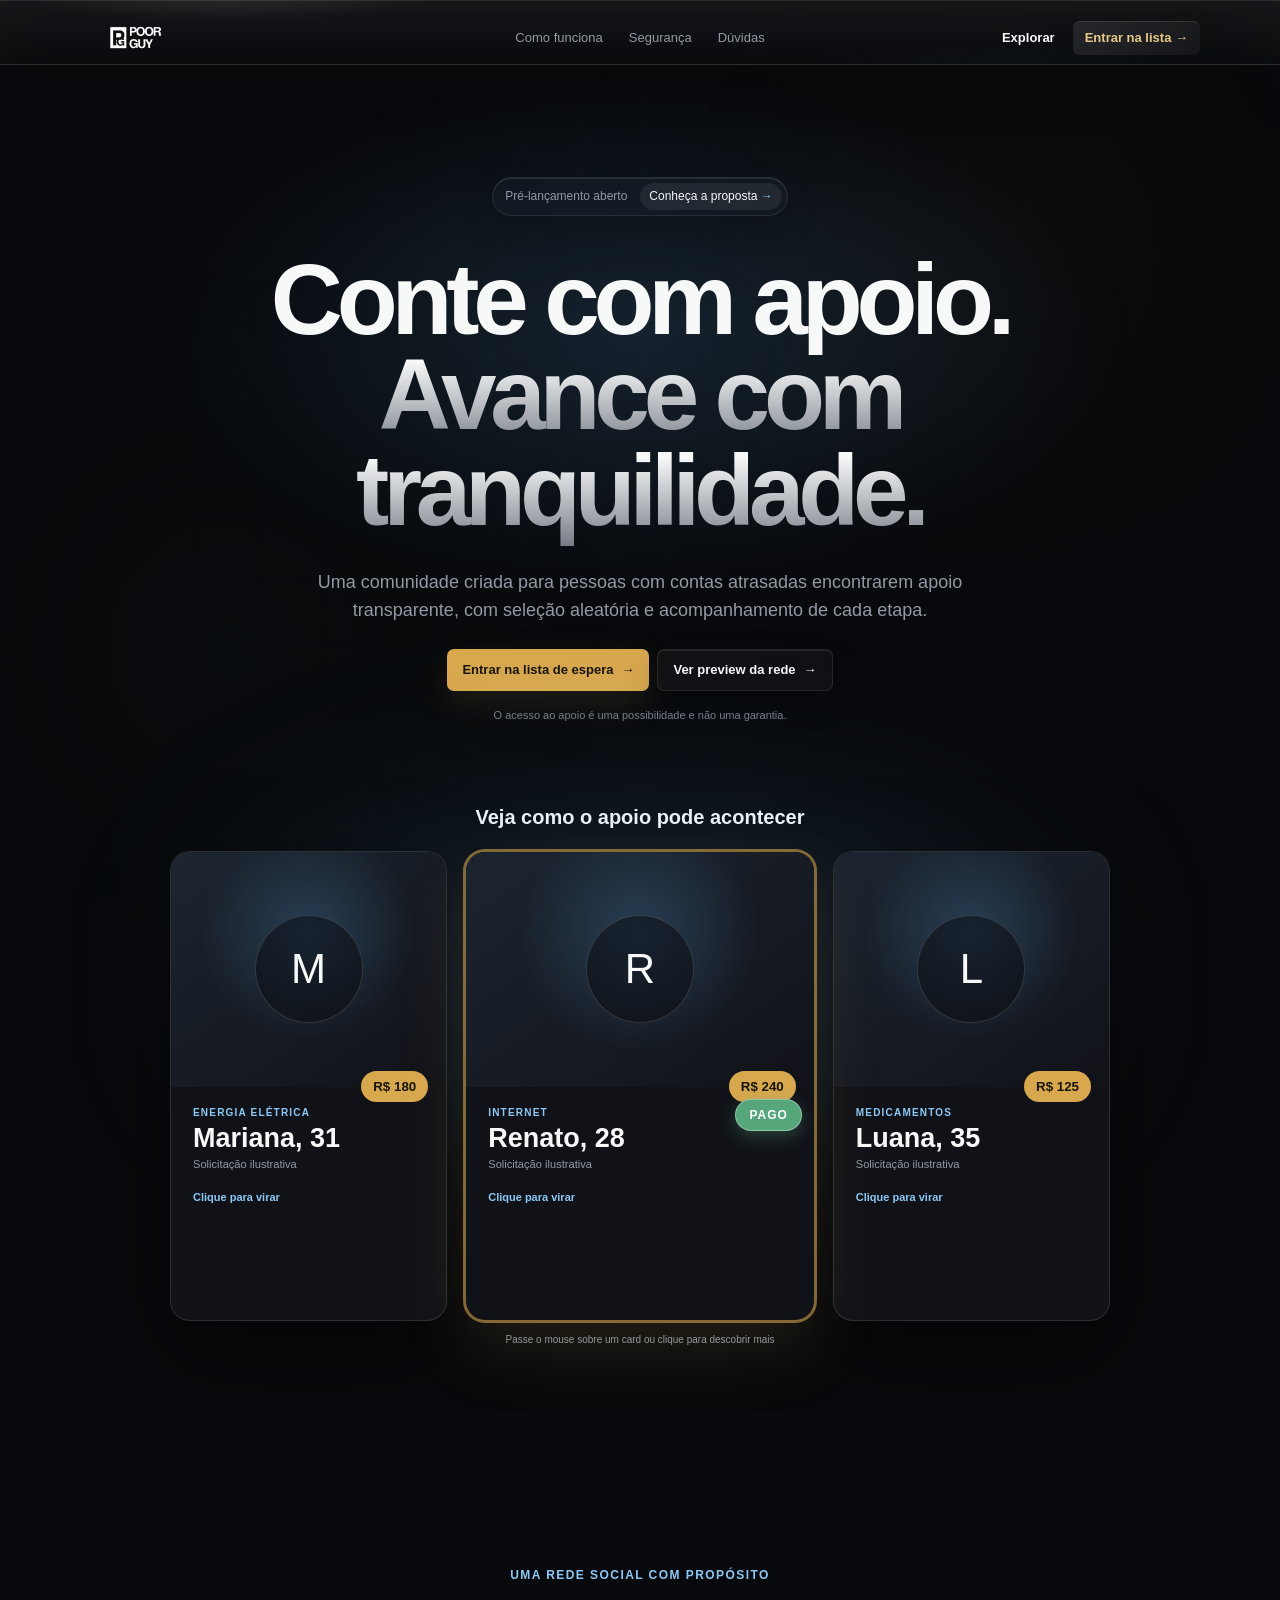
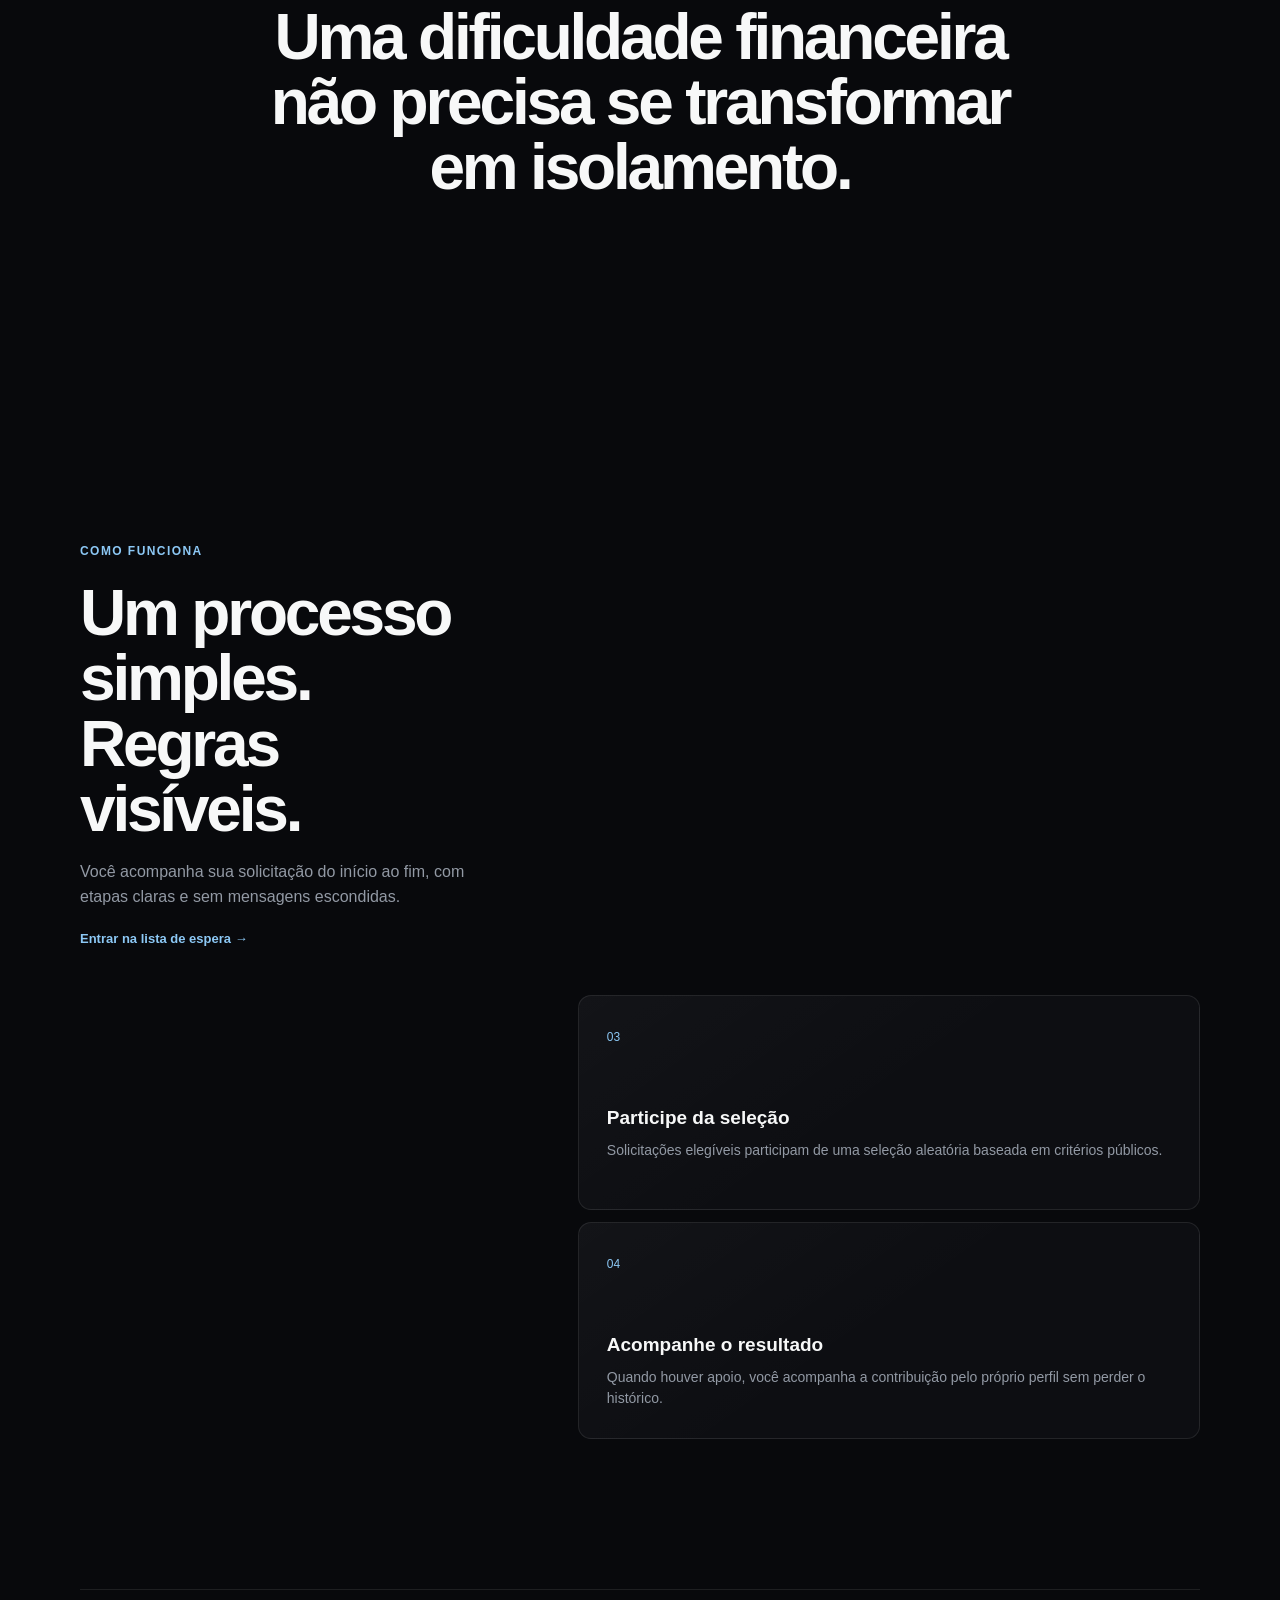
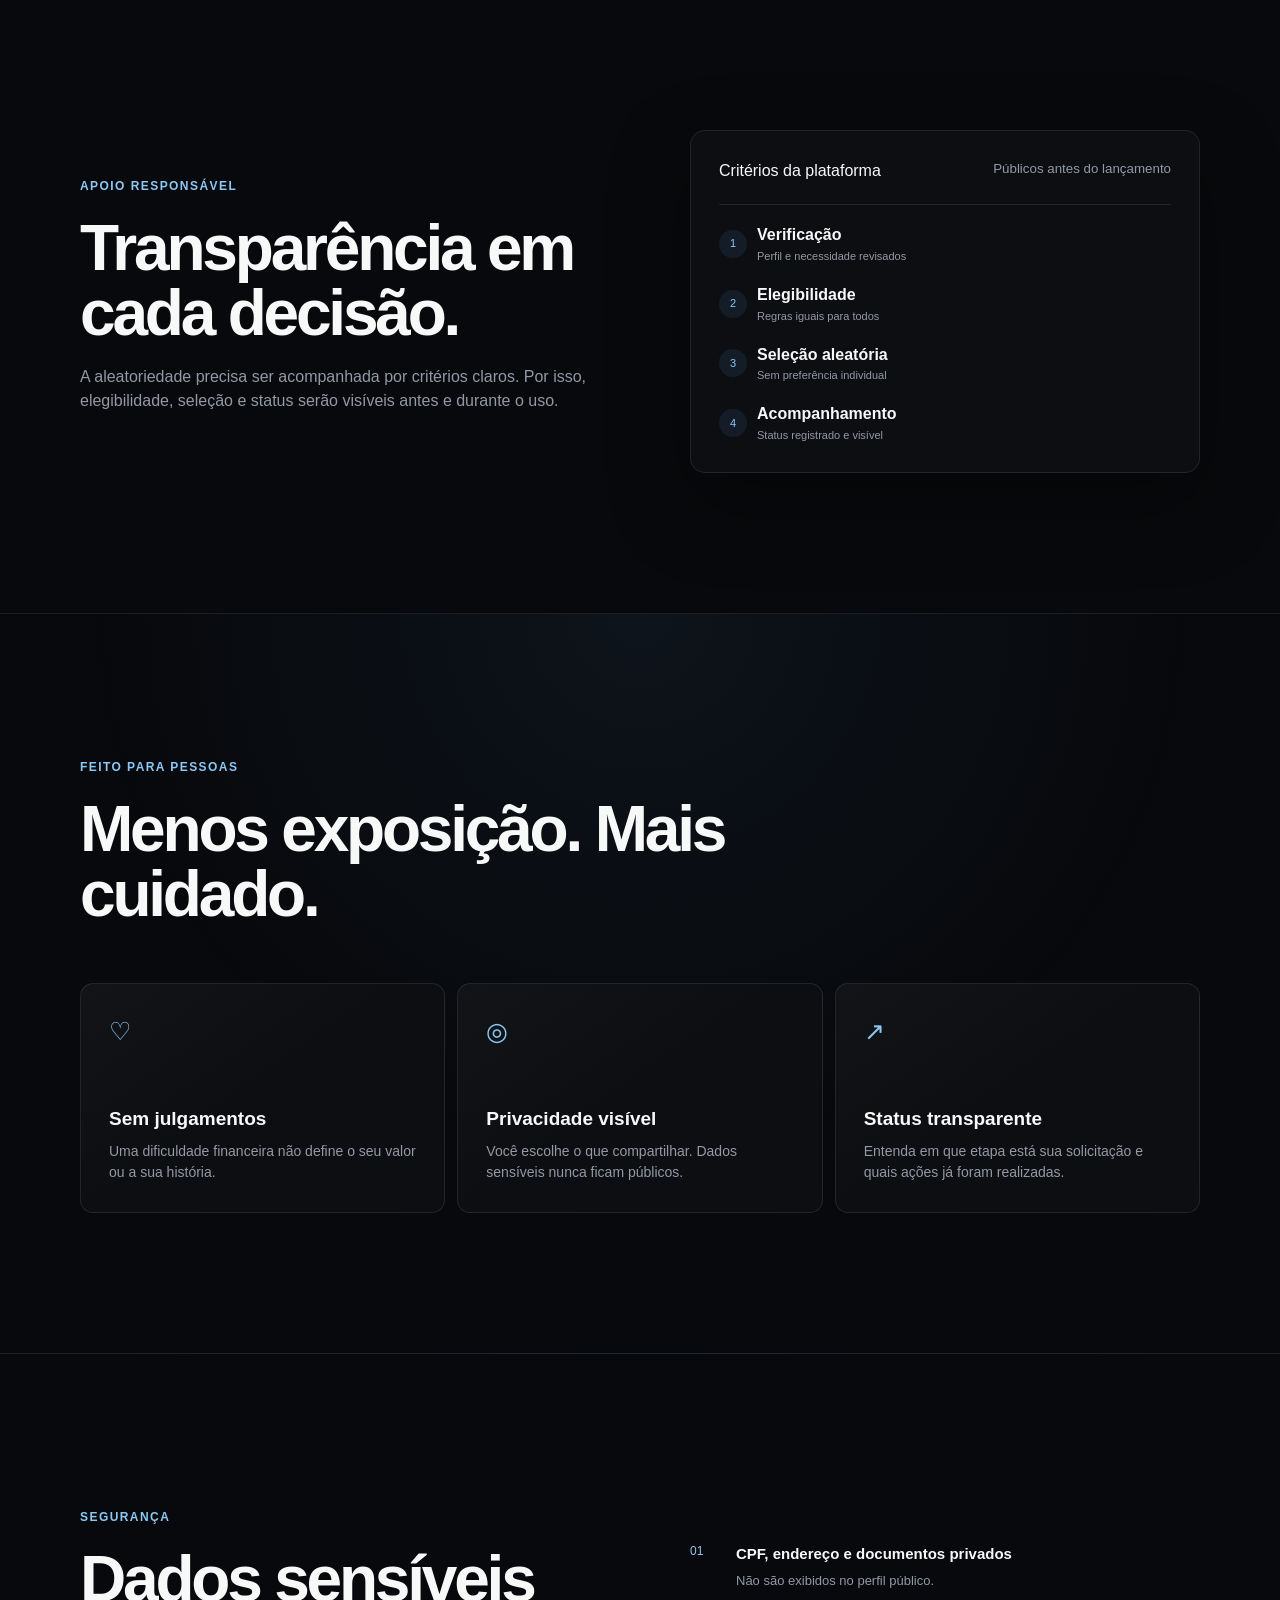
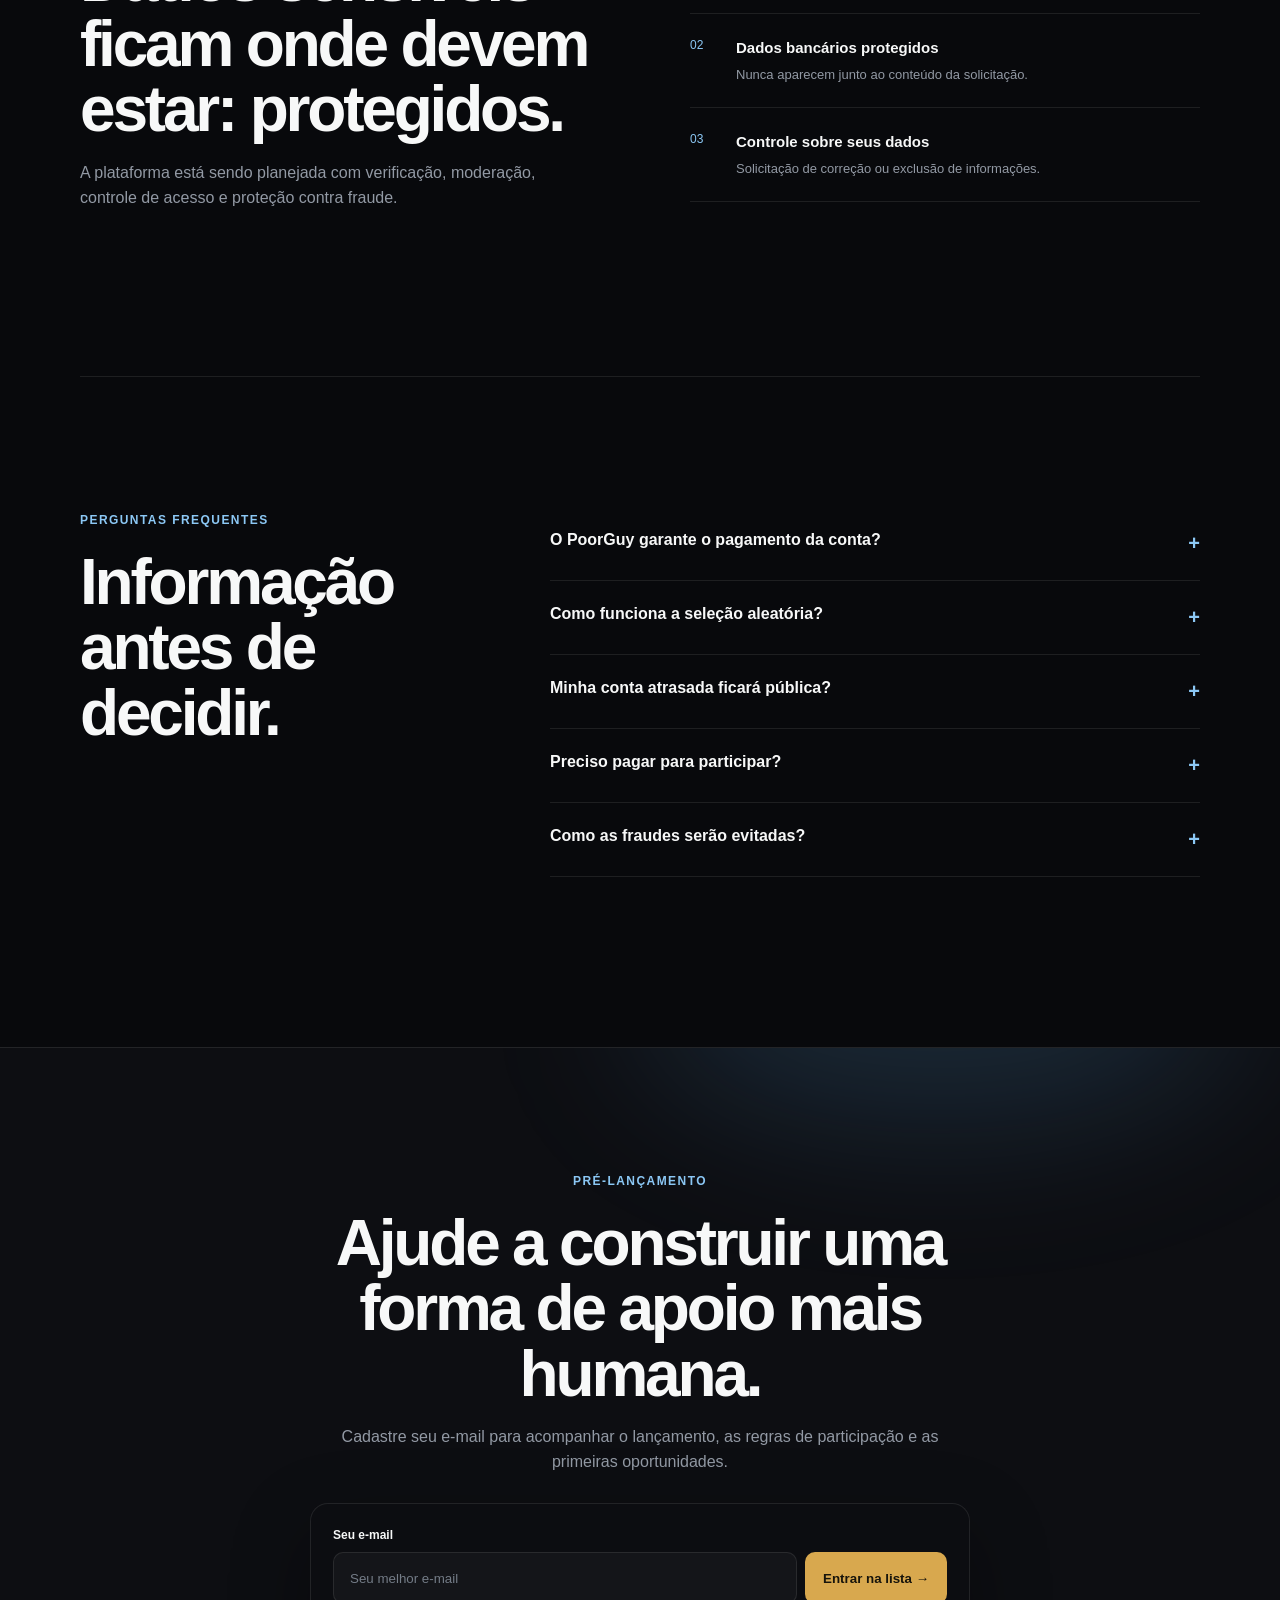
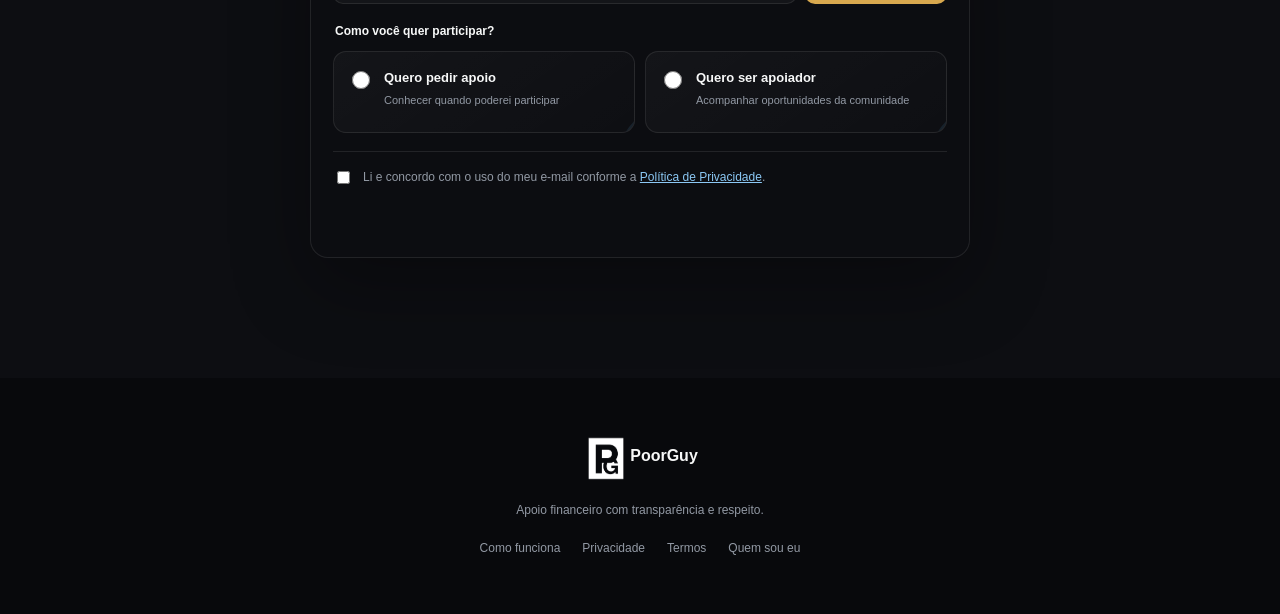
<file: index.html>
<!DOCTYPE html>
<html lang="pt-BR">
<head>
    <meta charset="UTF-8">
    <meta name="viewport" content="width=device-width, initial-scale=1.0">
    <link rel="icon" type="image/png" href="assets/images/logo-white.png">
    <link rel="stylesheet" href="assets/css/style.css">
    <meta name="description" content="Conheça o PoorGuy, uma rede social para pessoas com contas atrasadas encontrarem apoio transparente. Entre na lista de espera do pré-lançamento.">
    <title>PoorGuy | Apoio financeiro com transparência</title>
</head>
<body id="topo">
    <header>
        <nav class="navbar" aria-label="Navegação principal">
            <a class="brand" href="#topo" aria-label="PoorGuy - página inicial">
                <img src="assets/images/logoname-white.png" alt="">
            </a>
            <div class="nav-links">
                <a href="#como-funciona">Como funciona</a>
                <a href="#seguranca">Segurança</a>
                <a href="#duvidas">Dúvidas</a>
            </div>
            <div class="nav-actions">
                <a class="nav-explore" href="pages/social.html">Explorar</a>
                <a class="nav-cta" href="#lista-espera">Entrar na lista <span aria-hidden="true">→</span></a>
            </div>
        </nav>
    </header>

    <main>
        <section class="hero">
            <a class="announcement" href="#como-funciona">
                Pré-lançamento aberto
                <span>Conheça a proposta <b>→</b></span>
            </a>
            <h1>Conte com apoio.<br><span>Avance com tranquilidade.</span></h1>
            <p class="hero-subtitle">Uma comunidade criada para pessoas com contas atrasadas encontrarem apoio transparente, com seleção aleatória e acompanhamento de cada etapa.</p>
            <div class="hero-actions">
                <a class="button button-primary" href="#lista-espera">Entrar na lista de espera <span>→</span></a>
                <a class="button button-secondary" href="pages/preview.html">Ver preview da rede <span>→</span></a>
            </div>
            <small class="hero-note">O acesso ao apoio é uma possibilidade e não uma garantia.</small>

            <div class="product-preview tinder-preview" aria-label="Prévia de solicitações de apoio no estilo PoorGuy">
                <div class="preview-glow"></div>
                <h2 class="tinder-preview-title">Veja como o apoio pode acontecer</h2>
                <div class="tinder-stack curiosity-grid">
                    <button class="tinder-card curiosity-card" type="button" aria-pressed="false">
                        <span class="curiosity-card-inner">
                            <span class="curiosity-card-face curiosity-card-front">
                                <span class="tinder-card-cover"><span class="tinder-avatar">M</span></span>
                                <span class="tinder-card-body">
                                    <span class="tinder-amount">R$ 180</span>
                                    <span class="eyebrow">Energia elétrica</span>
                                    <strong class="curiosity-name">Mariana, 31</strong>
                                    <small>Solicitação ilustrativa</small>
                                    <span class="curiosity-hint">Clique para virar</span>
                                </span>
                            </span>
                            <span class="curiosity-card-face curiosity-card-back">
                                <span class="eyebrow">Curiosidade PoorGuy</span>
                                <strong>A conta é publicada de forma responsável.</strong>
                                <span>Dados sensíveis, como CPF, endereço e documentos, não aparecem publicamente.</span>
                                <small>Perfil ilustrativo</small>
                            </span>
                        </span>
                    </button>
                    <button class="tinder-card curiosity-card" type="button" aria-pressed="false">
                        <span class="curiosity-card-inner">
                            <span class="curiosity-card-face curiosity-card-front">
                                <span class="tinder-card-cover"><span class="tinder-avatar">R</span></span>
                                <span class="tinder-card-body">
                                    <span class="tinder-amount">R$ 240</span>
                                    <span class="eyebrow">Internet</span>
                                    <strong class="curiosity-name">Renato, 28</strong>
                                    <small>Solicitação ilustrativa</small>
                                    <span class="curiosity-paid-tag">Pago</span>
                                    <span class="curiosity-hint">Clique para virar</span>
                                </span>
                            </span>
                            <span class="curiosity-card-face curiosity-card-back">
                                <span class="eyebrow">Curiosidade PoorGuy</span>
                                <strong>A seleção é transparente.</strong>
                                <span>Critérios públicos ajudam a mostrar como as solicitações elegíveis participam da seleção.</span>
                                <small>Perfil ilustrativo</small>
                            </span>
                        </span>
                    </button>
                    <button class="tinder-card curiosity-card" type="button" aria-pressed="false">
                        <span class="curiosity-card-inner">
                            <span class="curiosity-card-face curiosity-card-front">
                                <span class="tinder-card-cover"><span class="tinder-avatar">L</span></span>
                                <span class="tinder-card-body">
                                    <span class="tinder-amount">R$ 125</span>
                                    <span class="eyebrow">Medicamentos</span>
                                    <strong class="curiosity-name">Luana, 35</strong>
                                    <small>Solicitação ilustrativa</small>
                                    <span class="curiosity-hint">Clique para virar</span>
                                </span>
                            </span>
                            <span class="curiosity-card-face curiosity-card-back">
                                <span class="eyebrow">Curiosidade PoorGuy</span>
                                <strong>Receber apoio é uma possibilidade.</strong>
                                <span>A plataforma não promete pagamento garantido e incentiva acompanhamento claro de cada etapa.</span>
                                <small>Perfil ilustrativo</small>
                            </span>
                        </span>
                    </button>
                </div>
                <p class="tinder-wheel-hint">Passe o mouse sobre um card ou clique para descobrir mais</p>
            </div>
        </section>

        <section class="intro-section">
            <span class="eyebrow">Uma rede social com propósito</span>
            <h2>Uma dificuldade financeira não precisa se transformar em isolamento.</h2>
            <p>O PoorGuy une acolhimento, transparência e tecnologia em um ambiente pensado para compartilhar necessidades sem exposição desnecessária.</p>
        </section>

        <section class="feature-section" id="como-funciona">
            <div class="feature-copy">
                <span class="eyebrow">Como funciona</span>
                <h2>Um processo simples.<br>Regras visíveis.</h2>
                <p>Você acompanha sua solicitação do início ao fim, com etapas claras e sem mensagens escondidas.</p>
                <a href="#lista-espera">Entrar na lista de espera <span>→</span></a>
            </div>
            <div class="steps">
                <article>
                    <span class="step-number">01</span>
                    <h3>Conte sua necessidade</h3>
                    <p>Crie seu perfil e compartilhe apenas as informações necessárias para entender sua conta atrasada.</p>
                </article>
                <article>
                    <span class="step-number">02</span>
                    <h3>Tenha o conteúdo revisado</h3>
                    <p>Informações passam por verificação e moderação antes de avançarem para o processo comunitário.</p>
                </article>
                <article>
                    <span class="step-number">03</span>
                    <h3>Participe da seleção</h3>
                    <p>Solicitações elegíveis participam de uma seleção aleatória baseada em critérios públicos.</p>
                </article>
                <article>
                    <span class="step-number">04</span>
                    <h3>Acompanhe o resultado</h3>
                    <p>Quando houver apoio, você acompanha a contribuição pelo próprio perfil sem perder o histórico.</p>
                </article>
            </div>
        </section>

        <section class="story-section">
            <div class="story-copy">
                <span class="eyebrow">Apoio responsável</span>
                <h2>Transparência em cada decisão.</h2>
                <p>A aleatoriedade precisa ser acompanhada por critérios claros. Por isso, elegibilidade, seleção e status serão visíveis antes e durante o uso.</p>
            </div>
            <div class="story-panel">
                <div class="panel-header">
                    <span>Critérios da plataforma</span>
                    <small>Públicos antes do lançamento</small>
                </div>
                <div class="criteria-row"><span class="criteria-icon">1</span><div><strong>Verificação</strong><small>Perfil e necessidade revisados</small></div></div>
                <div class="criteria-row"><span class="criteria-icon">2</span><div><strong>Elegibilidade</strong><small>Regras iguais para todos</small></div></div>
                <div class="criteria-row"><span class="criteria-icon">3</span><div><strong>Seleção aleatória</strong><small>Sem preferência individual</small></div></div>
                <div class="criteria-row"><span class="criteria-icon">4</span><div><strong>Acompanhamento</strong><small>Status registrado e visível</small></div></div>
            </div>
        </section>

        <section class="community-section">
            <div class="section-heading">
                <span class="eyebrow">Feito para pessoas</span>
                <h2>Menos exposição. Mais cuidado.</h2>
            </div>
            <div class="benefit-grid">
                <article>
                    <span class="benefit-symbol">♡</span>
                    <h3>Sem julgamentos</h3>
                    <p>Uma dificuldade financeira não define o seu valor ou a sua história.</p>
                </article>
                <article>
                    <span class="benefit-symbol">◎</span>
                    <h3>Privacidade visível</h3>
                    <p>Você escolhe o que compartilhar. Dados sensíveis nunca ficam públicos.</p>
                </article>
                <article>
                    <span class="benefit-symbol">↗</span>
                    <h3>Status transparente</h3>
                    <p>Entenda em que etapa está sua solicitação e quais ações já foram realizadas.</p>
                </article>
            </div>
        </section>

        <section class="security-section" id="seguranca">
            <div class="security-copy">
                <span class="eyebrow">Segurança</span>
                <h2>Dados sensíveis ficam onde devem estar: protegidos.</h2>
                <p>A plataforma está sendo planejada com verificação, moderação, controle de acesso e proteção contra fraude.</p>
            </div>
            <ul>
                <li><span>01</span><div><strong>CPF, endereço e documentos privados</strong><p>Não são exibidos no perfil público.</p></div></li>
                <li><span>02</span><div><strong>Dados bancários protegidos</strong><p>Nunca aparecem junto ao conteúdo da solicitação.</p></div></li>
                <li><span>03</span><div><strong>Controle sobre seus dados</strong><p>Solicitação de correção ou exclusão de informações.</p></div></li>
            </ul>
        </section>

        <section class="faq-section" id="duvidas">
            <div class="faq-heading">
                <span class="eyebrow">Perguntas frequentes</span>
                <h2>Informação antes de decidir.</h2>
            </div>
            <div class="faq-list">
                <details><summary>O PoorGuy garante o pagamento da conta?<span>+</span></summary><p>Não. Receber apoio é uma possibilidade que depende de elegibilidade, recursos disponíveis, verificação e seleção.</p></details>
                <details><summary>Como funciona a seleção aleatória?<span>+</span></summary><p>Perfis elegíveis participam de uma seleção com regras públicas, registro do processo e critérios uniformes.</p></details>
                <details><summary>Minha conta atrasada ficará pública?<span>+</span></summary><p>Você poderá controlar o conteúdo compartilhado. CPF, endereço, documentos completos e dados bancários não serão exibidos.</p></details>
                <details><summary>Preciso pagar para participar?<span>+</span></summary><p>Qualquer condição ou cobrança será apresentada claramente antes do uso. Não haverá taxas ocultas.</p></details>
                <details><summary>Como as fraudes serão evitadas?<span>+</span></summary><p>Por verificação de identidade, validação da necessidade, moderação, registros de ações e revisão manual de casos suspeitos.</p></details>
            </div>
        </section>

        <section class="waitlist" id="lista-espera">
            <div class="waitlist-glow"></div>
            <span class="eyebrow">Pré-lançamento</span>
            <h2>Ajude a construir uma forma de apoio mais humana.</h2>
            <p>Cadastre seu e-mail para acompanhar o lançamento, as regras de participação e as primeiras oportunidades.</p>
            <form class="waitlist-form" novalidate>
                <div class="waitlist-fields">
                    <label for="email">Seu e-mail</label>
                    <input id="email" name="email" type="email" autocomplete="email" placeholder="Seu melhor e-mail" required>
                    <button type="submit">Entrar na lista <span aria-hidden="true">→</span></button>
                </div>
                <fieldset class="waitlist-interest">
                    <legend>Como você quer participar?</legend>
                    <div class="waitlist-interest-options">
                        <label>
                            <input type="radio" name="interest" value="request_support">
                            <span><strong>Quero pedir apoio</strong><small>Conhecer quando poderei participar</small></span>
                        </label>
                        <label>
                            <input type="radio" name="interest" value="support_others">
                            <span><strong>Quero ser apoiador</strong><small>Acompanhar oportunidades da comunidade</small></span>
                        </label>
                    </div>
                </fieldset>
                <label class="waitlist-consent">
                    <input type="checkbox" name="consent" value="yes" required>
                    <span>Li e concordo com o uso do meu e-mail conforme a <a href="pages/legal/privacidade.html">Política de Privacidade</a>.</span>
                </label>
                <div class="waitlist-honeypot" aria-hidden="true">
                    <label for="website">Não preencher este campo</label>
                    <input id="website" name="website" type="text" tabindex="-1" autocomplete="off">
                </div>
                <p class="waitlist-status" aria-live="polite" aria-atomic="true"></p>
            </form>
        </section>
    </main>

    <footer>
        <a class="footer-brand" href="#topo"><img src="assets/images/logo-white.png" alt=""><span>PoorGuy</span></a>
        <p>Apoio financeiro com transparência e respeito.</p>
        <nav aria-label="Links do rodapé">
            <a href="#como-funciona">Como funciona</a>
            <a href="pages/legal/privacidade.html">Privacidade</a>
            <a href="pages/legal/termos.html">Termos</a>
            <a href="pages/legal/contato.html">Quem sou eu</a>
        </nav>
        <small>© 2026 PoorGuy. Todos os direitos reservados.</small>
    </footer>
    <script src="assets/js/theme-and-cards.js"></script>
    <script src="assets/js/waitlist-config.js"></script>
    <script src="assets/js/waitlist.js"></script>
</body>
</html>
</file>
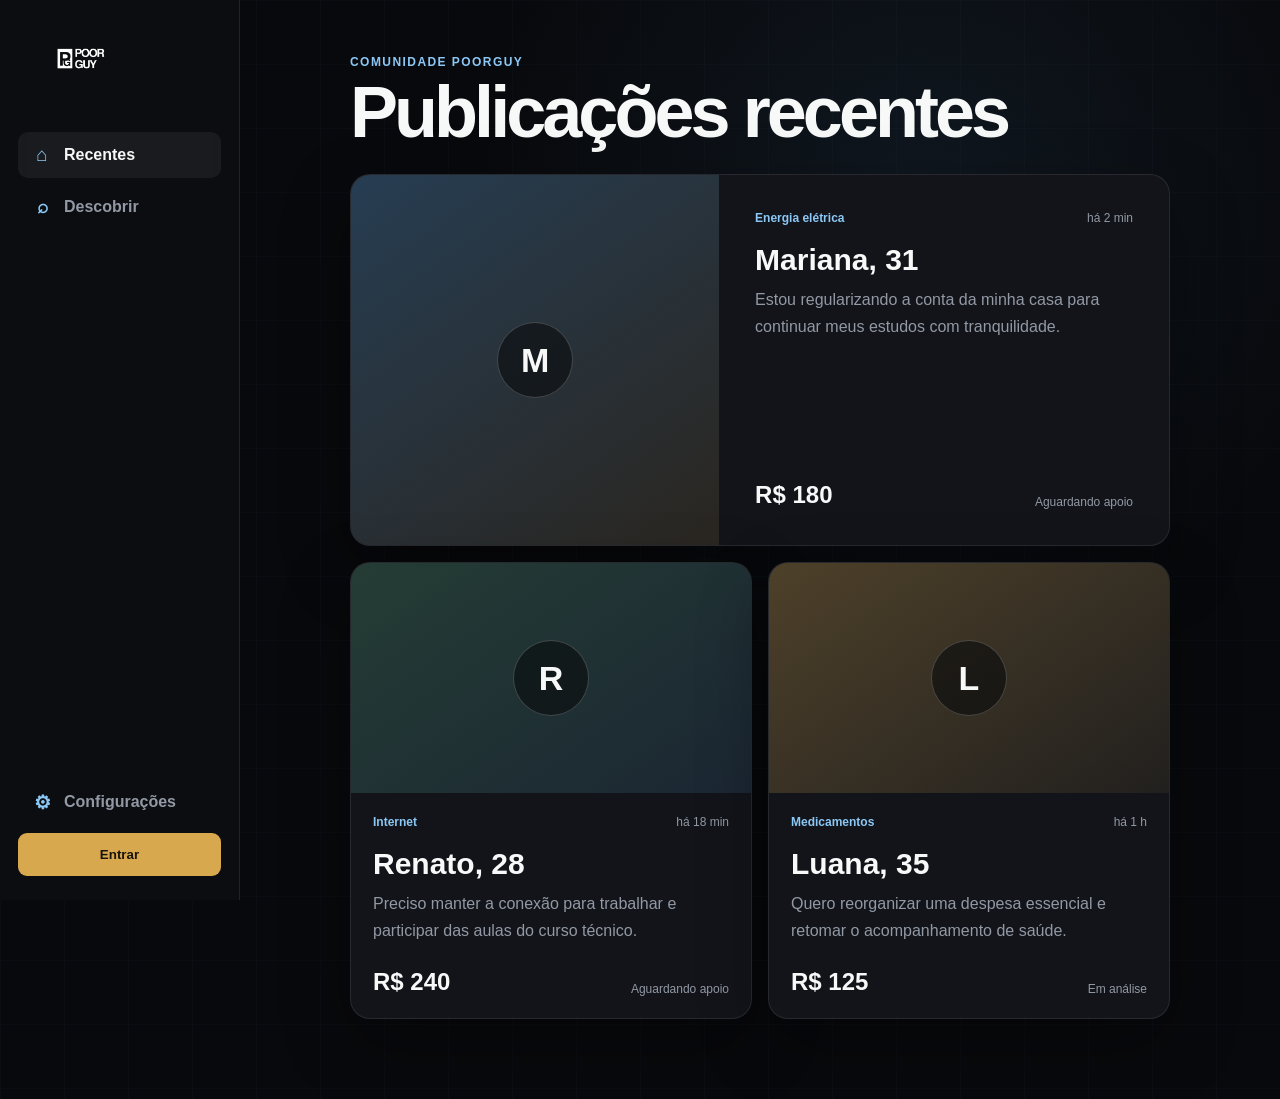
<file: pages/social.html>
<!DOCTYPE html>
<html lang="pt-BR">
<head>
    <meta charset="UTF-8">
    <meta name="viewport" content="width=device-width, initial-scale=1.0">
    <title>Rede PoorGuy</title>
    <link rel="icon" type="image/png" href="../assets/images/logo-white.png">
    <link rel="stylesheet" href="../assets/css/social.css">
</head>
<body>
    <aside class="social-sidebar" aria-label="Navegação da rede">
        <a class="social-brand" href="../index.html" aria-label="Voltar ao site PoorGuy">
            <img src="../assets/images/logoname-white.png" alt="PoorGuy">
        </a>
        <nav class="social-nav">
            <a class="active" href="#recentes" aria-current="page"><span>⌂</span> Recentes</a>
            <a href="#descobrir"><span>⌕</span> Descobrir</a>
        </nav>
        <div class="sidebar-bottom">
            <button class="settings-button" type="button" aria-expanded="false">
                <span>⚙</span> Configurações
            </button>
            <button class="sidebar-login" type="button" data-login-open>Entrar</button>
        </div>
        <div class="settings-panel" hidden>
            <strong>Preferências</strong>
            <label><input type="checkbox" checked> Mostrar publicações recentes</label>
            <small>Mais opções estarão disponíveis com sua conta.</small>
        </div>
    </aside>

    <main class="social-main" id="recentes">
        <header class="social-header">
            <div>
                <span class="eyebrow">Comunidade PoorGuy</span>
                <h1>Publicações recentes</h1>
            </div>
            <button class="mobile-login" type="button" data-login-open>Entrar</button>
        </header>

        <section class="feed" id="descobrir" aria-label="Publicações recentes">
            <article class="request-card">
                <div class="request-cover cover-energy"><span>M</span></div>
                <div class="request-content">
                    <div class="request-meta"><span class="request-category">Energia elétrica</span><span>há 2 min</span></div>
                    <h2>Mariana, 31</h2>
                    <p>Estou regularizando a conta da minha casa para continuar meus estudos com tranquilidade.</p>
                    <div class="request-footer"><strong>R$ 180</strong><span>Aguardando apoio</span></div>
                </div>
            </article>
            <article class="request-card">
                <div class="request-cover cover-internet"><span>R</span></div>
                <div class="request-content">
                    <div class="request-meta"><span class="request-category">Internet</span><span>há 18 min</span></div>
                    <h2>Renato, 28</h2>
                    <p>Preciso manter a conexão para trabalhar e participar das aulas do curso técnico.</p>
                    <div class="request-footer"><strong>R$ 240</strong><span>Aguardando apoio</span></div>
                </div>
            </article>
            <article class="request-card">
                <div class="request-cover cover-health"><span>L</span></div>
                <div class="request-content">
                    <div class="request-meta"><span class="request-category">Medicamentos</span><span>há 1 h</span></div>
                    <h2>Luana, 35</h2>
                    <p>Quero reorganizar uma despesa essencial e retomar o acompanhamento de saúde.</p>
                    <div class="request-footer"><strong>R$ 125</strong><span>Em análise</span></div>
                </div>
            </article>
        </section>
    </main>

    <div class="login-overlay" hidden>
        <section class="login-dialog" role="dialog" aria-modal="true" aria-labelledby="login-title">
            <button class="login-close" type="button" aria-label="Fechar">×</button>
            <span class="eyebrow">Conta PoorGuy</span>
            <h2 id="login-title">Entre na rede</h2>
            <p>Crie uma conta ou conecte uma conta existente.</p>
            <div class="login-providers">
                <button type="button">Continuar com Google</button>
                <button type="button">Continuar com GitHub</button>
            </div>
            <div class="login-divider">ou com e-mail</div>
            <form class="login-form">
                <label>E-mail<input type="email" autocomplete="email" required></label>
                <label>Senha<input type="password" autocomplete="current-password" minlength="8" required></label>
                <button type="submit">Entrar</button>
                <p class="login-status" role="status"></p>
            </form>
        </section>
    </div>
    <script src="../assets/js/social.js"></script>
</body>
</html>
</file>
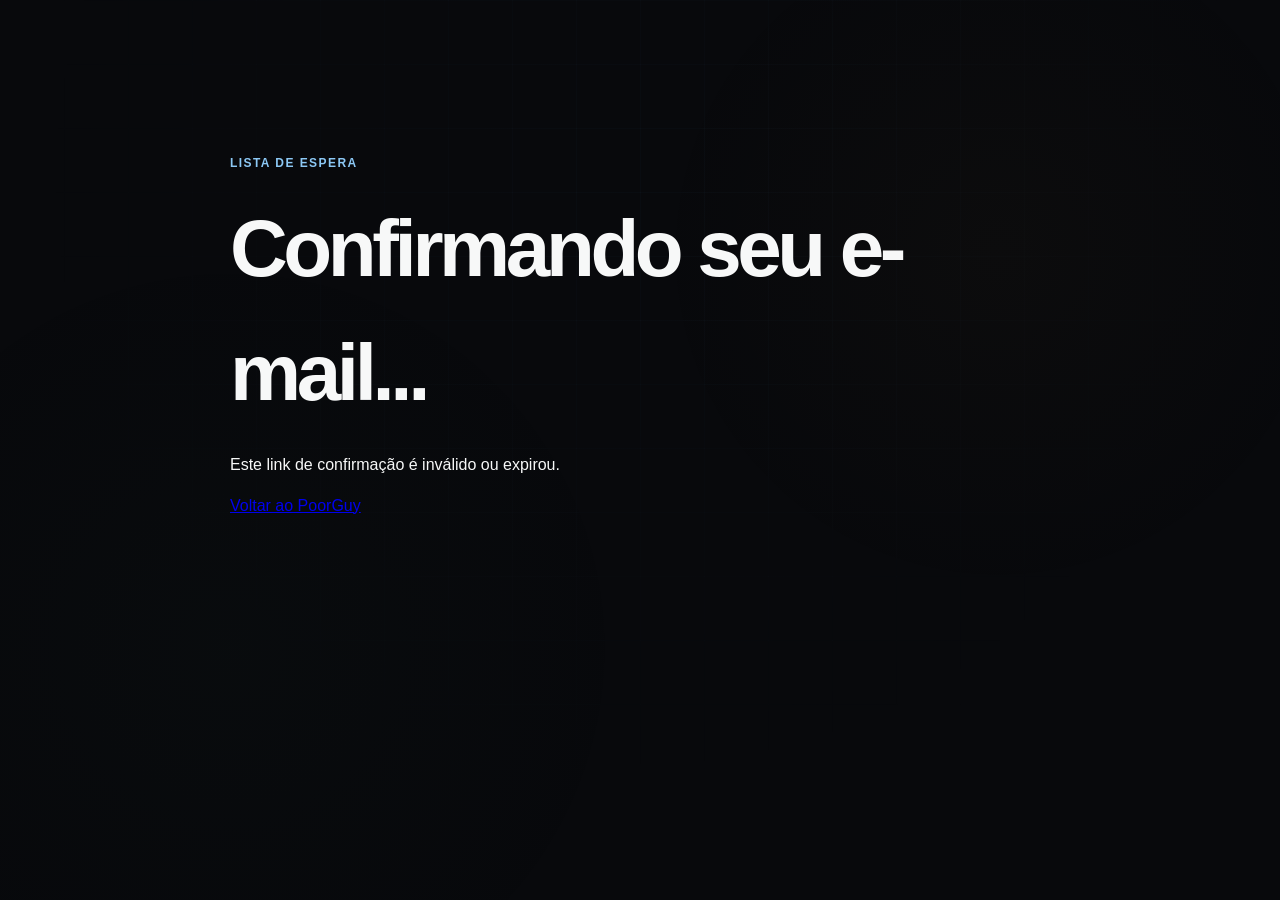
<file: pages/waitlist-confirmacao.html>
<!DOCTYPE html>
<html lang="pt-BR">
<head>
    <meta charset="UTF-8">
    <meta name="viewport" content="width=device-width, initial-scale=1.0">
    <title>Confirmação | PoorGuy</title>
    <link rel="icon" type="image/png" href="../assets/images/logo-white.png">
    <link rel="stylesheet" href="../assets/css/style.css">
</head>
<body id="topo">
    <main>
        <section class="legal-page waitlist-confirmation">
            <span class="eyebrow">Lista de espera</span>
            <h1>Confirmando seu e-mail...</h1>
            <p class="waitlist-confirmation-status" role="status" aria-live="polite"></p>
            <a href="../index.html#lista-espera">Voltar ao PoorGuy</a>
        </section>
    </main>
    <script src="../assets/js/waitlist-config.js"></script>
    <script src="../assets/js/waitlist-confirmacao.js"></script>
</body>
</html>
</file>
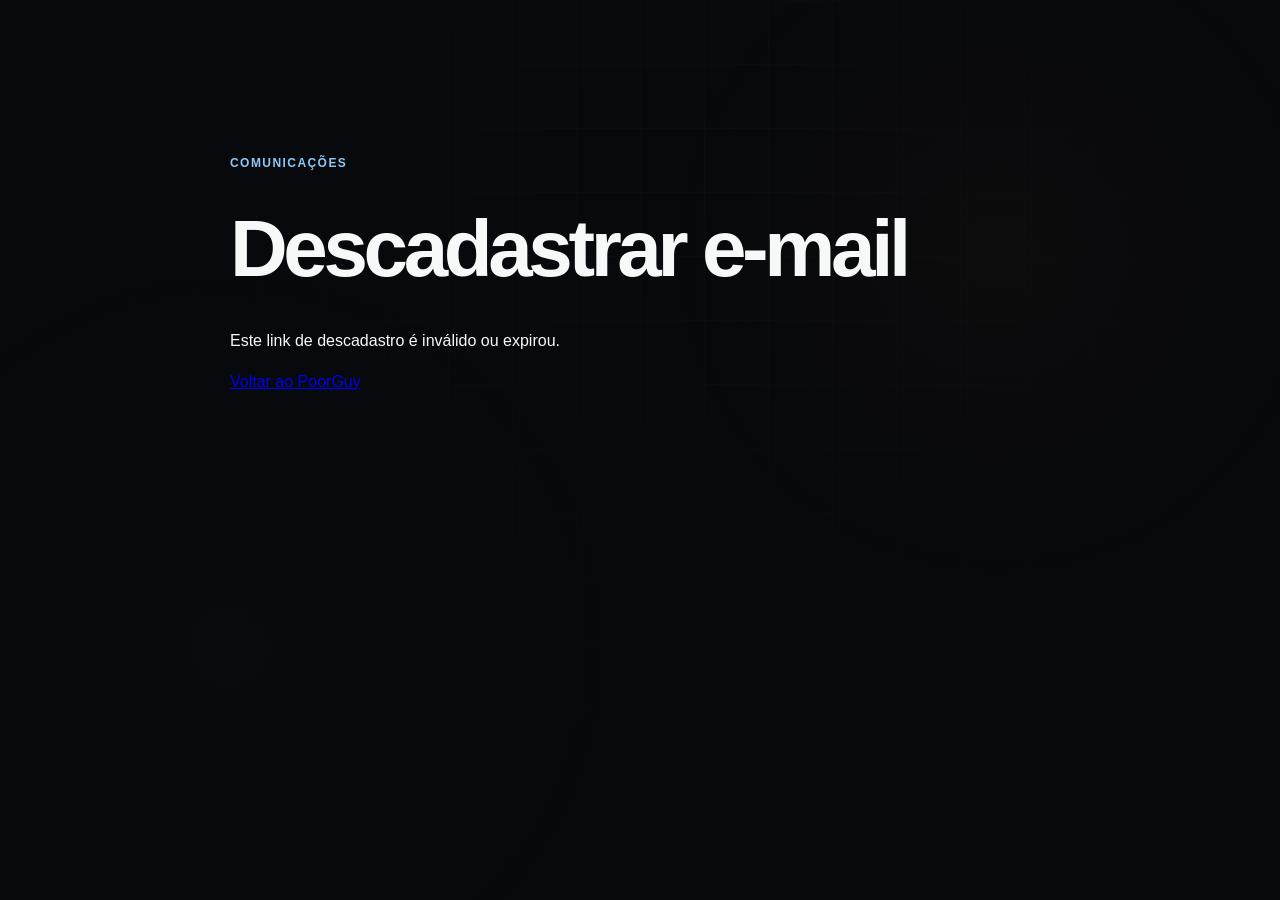
<file: pages/waitlist-descadastro.html>
<!DOCTYPE html>
<html lang="pt-BR">
<head>
    <meta charset="UTF-8">
    <meta name="viewport" content="width=device-width, initial-scale=1.0">
    <title>Descadastro | PoorGuy</title>
    <link rel="icon" type="image/png" href="../assets/images/logo-white.png">
    <link rel="stylesheet" href="../assets/css/style.css">
</head>
<body id="topo">
    <main>
        <section class="legal-page waitlist-confirmation">
            <span class="eyebrow">Comunicações</span>
            <h1>Descadastrar e-mail</h1>
            <p class="waitlist-confirmation-status" role="status" aria-live="polite">Processando solicitação...</p>
            <a href="../index.html">Voltar ao PoorGuy</a>
        </section>
    </main>
    <script src="../assets/js/waitlist-config.js"></script>
    <script src="../assets/js/waitlist-descadastro.js"></script>
</body>
</html>
</file>
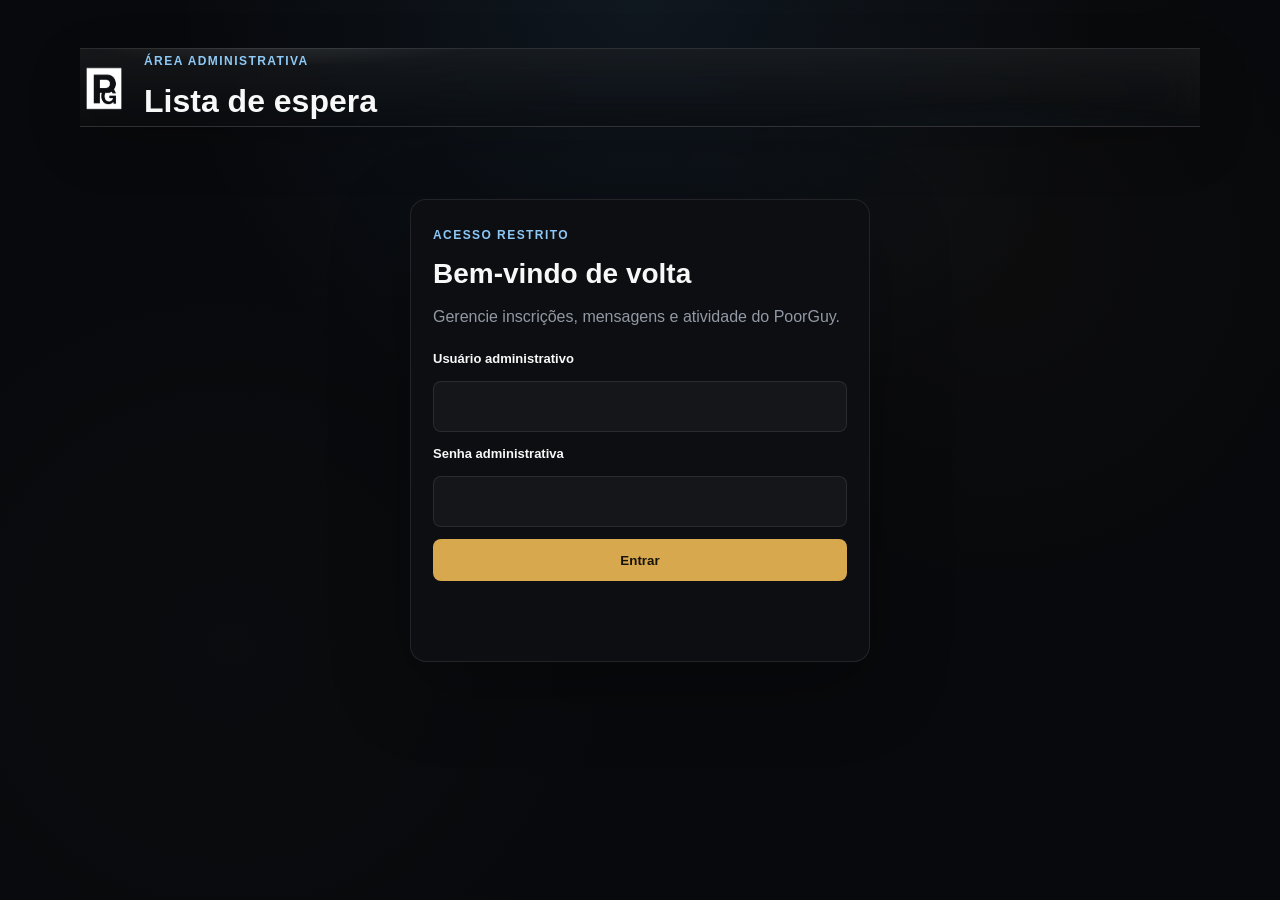
<file: pages/admin/waitlist.html>
<!DOCTYPE html>
<html lang="pt-BR">
<head>
    <meta charset="UTF-8">
    <meta name="viewport" content="width=device-width, initial-scale=1.0">
    <meta name="robots" content="noindex, nofollow">
    <title>Admin da lista | PoorGuy</title>
    <link rel="icon" type="image/png" href="../../assets/images/logo-white.png">
    <link rel="stylesheet" href="../../assets/css/style.css">
    <link rel="stylesheet" href="../../assets/css/waitlist-admin.css">
</head>
<body>
    <main class="waitlist-admin">
        <header class="admin-brand">
            <img src="../../assets/images/logo-white.png" alt="" class="admin-brand-logo">
            <div>
                <span class="eyebrow">Área administrativa</span>
                <h1>Lista de espera</h1>
            </div>
        </header>
        <form class="admin-login admin-card">
            <div class="admin-login-heading">
                <span class="eyebrow">Acesso restrito</span>
                <h2>Bem-vindo de volta</h2>
                <p>Gerencie inscrições, mensagens e atividade do PoorGuy.</p>
            </div>
            <label for="admin-username">Usuário administrativo</label>
            <input id="admin-username" type="text" autocomplete="username" required>
            <label for="admin-password">Senha administrativa</label>
            <input id="admin-password" type="password" autocomplete="current-password" required>
            <button type="submit">Entrar</button>
            <p class="admin-login-status" role="alert"></p>
        </form>
        <section class="admin-dashboard" hidden>
            <div class="admin-actions">
                <div class="admin-live-state"><span></span> Atualização automática <small data-live-updated></small></div>
                <button class="admin-button-secondary" type="button" data-admin-action="refresh">Atualizar agora</button>
                <button class="admin-button-secondary" type="button" data-admin-action="export">Exportar CSV</button>
                <button class="admin-button-danger" type="button" data-admin-action="logout">Sair</button>
            </div>
            <nav class="admin-tabs" aria-label="Seções administrativas">
                <button type="button" data-admin-tab="dashboard">Painel</button>
                <button type="button" data-admin-tab="activity">Atividade</button>
            </nav>
            <div data-admin-pane="dashboard">
            <div class="admin-stats" aria-live="polite"></div>
            <div class="admin-filters">
                <label>Buscar e-mail <input type="search" name="search"></label>
                <label>Status <select name="status"><option value="">Todos</option><option value="pending">Pendente</option><option value="confirmed">Confirmado</option><option value="unsubscribed">Descadastrado</option></select></label>
                <label>Interesse <select name="interest"><option value="">Todos</option><option value="request_support">Pedir apoio</option><option value="support_others">Ajudar alguém</option></select></label>
                <button type="button" data-admin-action="filter">Filtrar</button>
            </div>
            <div class="admin-table-wrap admin-card">
                <table>
                    <thead><tr><th>E-mail</th><th>Interesse</th><th>Status</th><th>Cadastro</th><th>Confirmação</th><th></th></tr></thead>
                    <tbody></tbody>
                </table>
                <p class="admin-table-empty" hidden>Nenhum cadastro encontrado.</p>
            </div>
            <div class="admin-pagination"><button type="button" data-admin-action="previous">Anterior</button><span></span><button type="button" data-admin-action="next">Próxima</button></div>
            <section class="admin-templates">
                <h2>Modelos de e-mail</h2>
                <div class="template-list"></div>
                <button type="button" data-admin-action="new-template">Novo modelo</button>
            </section>
            <form class="admin-campaign">
                <h2>Enviar mensagem</h2>
                <p class="admin-broadcast-status" role="status" hidden>Envio desativado</p>
                <label>Assunto <input name="subject" maxlength="200" required></label>
                <label>Mensagem<textarea name="body" maxlength="10000" rows="8" required></textarea></label>
                <label>E-mail de teste <input name="test_email" type="email"></label>
                <button type="button" data-admin-action="preview">Pré-visualizar</button>
                <button type="button" data-admin-action="send-test" data-broadcast-action="send">Enviar teste</button>
                <p>O e-mail será enviado somente aos cadastros confirmados e ativos, com link de descadastro.</p>
                <button type="submit" data-broadcast-action="send">Enviar para todos</button>
                <p class="admin-campaign-status" role="status" aria-live="polite"></p>
            </form>
            </div>
            <section data-admin-pane="activity" hidden>
                <h2>Atividade</h2>
                <div class="admin-events-status" role="status"></div>
                <div class="admin-events-wrap">
                    <table>
                        <thead><tr><th>Data/hora</th><th>Evento</th><th>Resultado</th><th>Detalhes</th></tr></thead>
                        <tbody></tbody>
                    </table>
                </div>
            </section>
        </section>
    </main>
    <script src="../../assets/js/waitlist-config.js"></script>
    <script src="../../assets/js/waitlist-admin.js"></script>
</body>
</html>
</file>
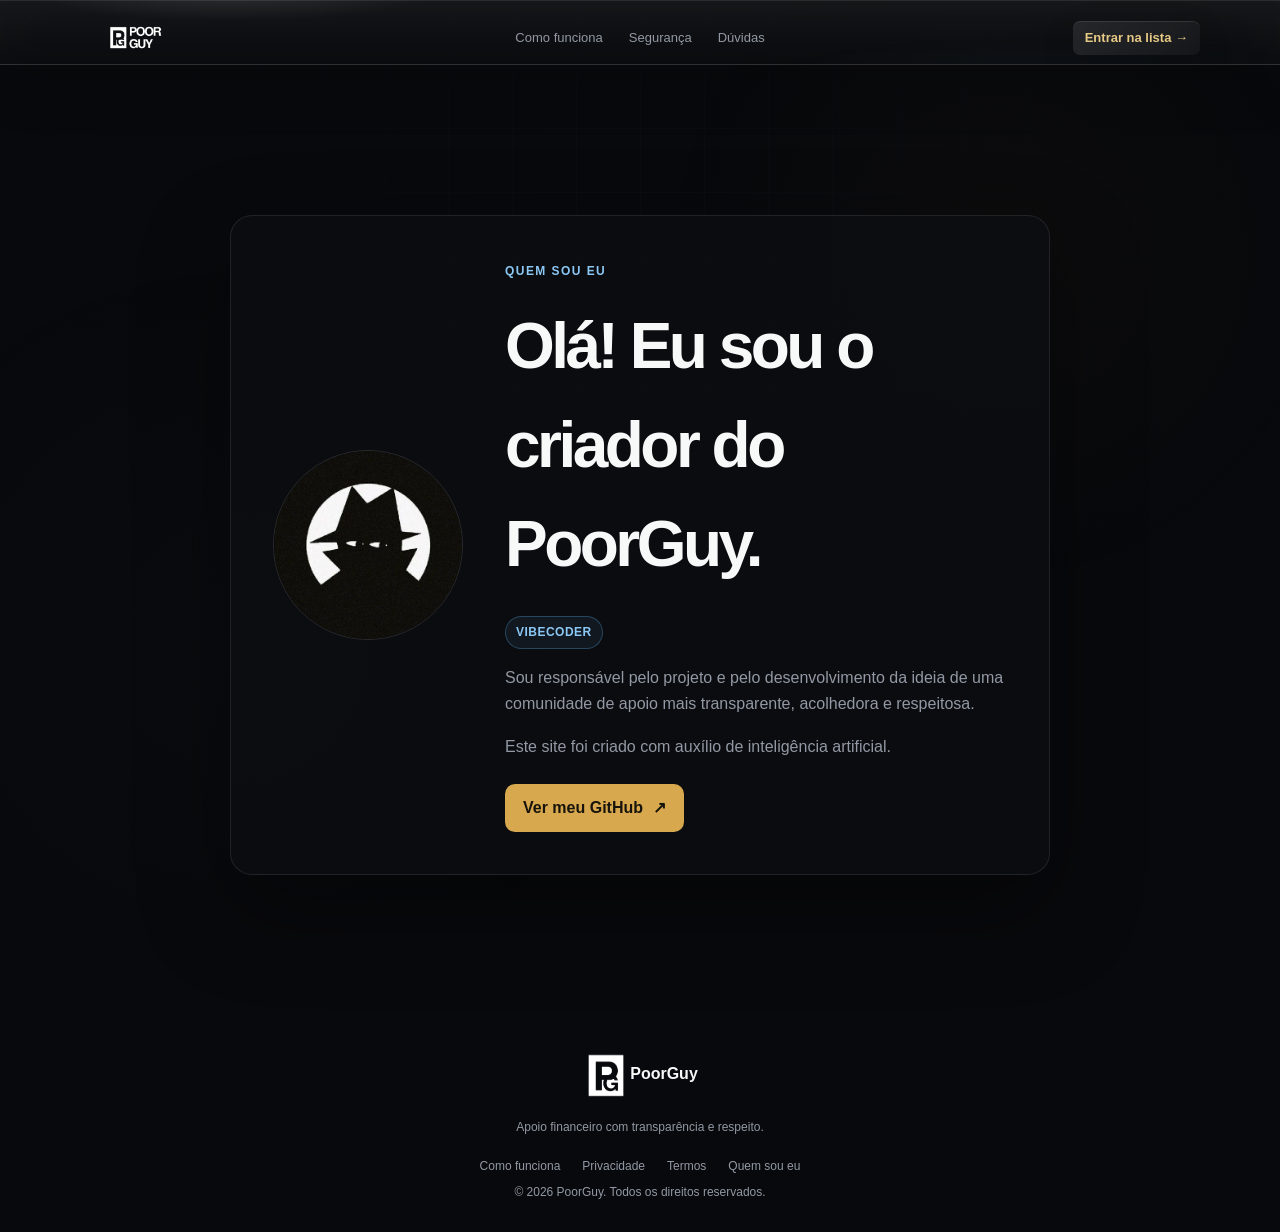
<file: pages/legal/contato.html>
<!DOCTYPE html>
<html lang="pt-BR">
<head>
    <meta charset="UTF-8">
    <meta name="viewport" content="width=device-width, initial-scale=1.0">
    <title>Quem sou eu | PoorGuy</title>
    <link rel="icon" type="image/png" href="../../assets/images/logo-white.png">
    <link rel="stylesheet" href="../../assets/css/style.css">
</head>
<body id="topo">
    <header>
        <nav class="navbar" aria-label="Navegação principal">
            <a class="brand" href="../../index.html#topo" aria-label="PoorGuy - página inicial"><img src="../../assets/images/logoname-white.png" alt=""></a>
            <div class="nav-links"><a href="../../index.html#como-funciona">Como funciona</a><a href="../../index.html#seguranca">Segurança</a><a href="../../index.html#duvidas">Dúvidas</a></div>
            <a class="nav-cta" href="../../index.html#lista-espera">Entrar na lista <span aria-hidden="true">→</span></a>
        </nav>
    </header>
    <main>
        <section class="legal-page">
            <div class="creator-card">
                <img class="creator-avatar" src="../../assets/images/creator-icon.jpeg" alt="Ícone do criador do PoorGuy">
                <div>
                    <span class="eyebrow">Quem sou eu</span>
                    <h1>Olá! Eu sou o criador do PoorGuy.</h1>
                    <span class="creator-role">VibeCoder</span>
                    <p>Sou responsável pelo projeto e pelo desenvolvimento da ideia de uma comunidade de apoio mais transparente, acolhedora e respeitosa.</p>
                    <p>Este site foi criado com auxílio de inteligência artificial.</p>
                    <a class="creator-github" href="https://github.com/elliot5x" target="_blank" rel="noopener noreferrer">
                        Ver meu GitHub <span aria-hidden="true">↗</span>
                    </a>
                </div>
            </div>
        </section>
    </main>
    <footer>
        <a class="footer-brand" href="../../index.html#topo"><img src="../../assets/images/logo-white.png" alt=""><span>PoorGuy</span></a>
        <p>Apoio financeiro com transparência e respeito.</p>
        <nav aria-label="Links do rodapé"><a href="../../index.html#como-funciona">Como funciona</a><a href="privacidade.html">Privacidade</a><a href="termos.html">Termos</a><a href="contato.html">Quem sou eu</a></nav>
        <small>© 2026 PoorGuy. Todos os direitos reservados.</small>
    </footer>
</body>
</html>
</file>
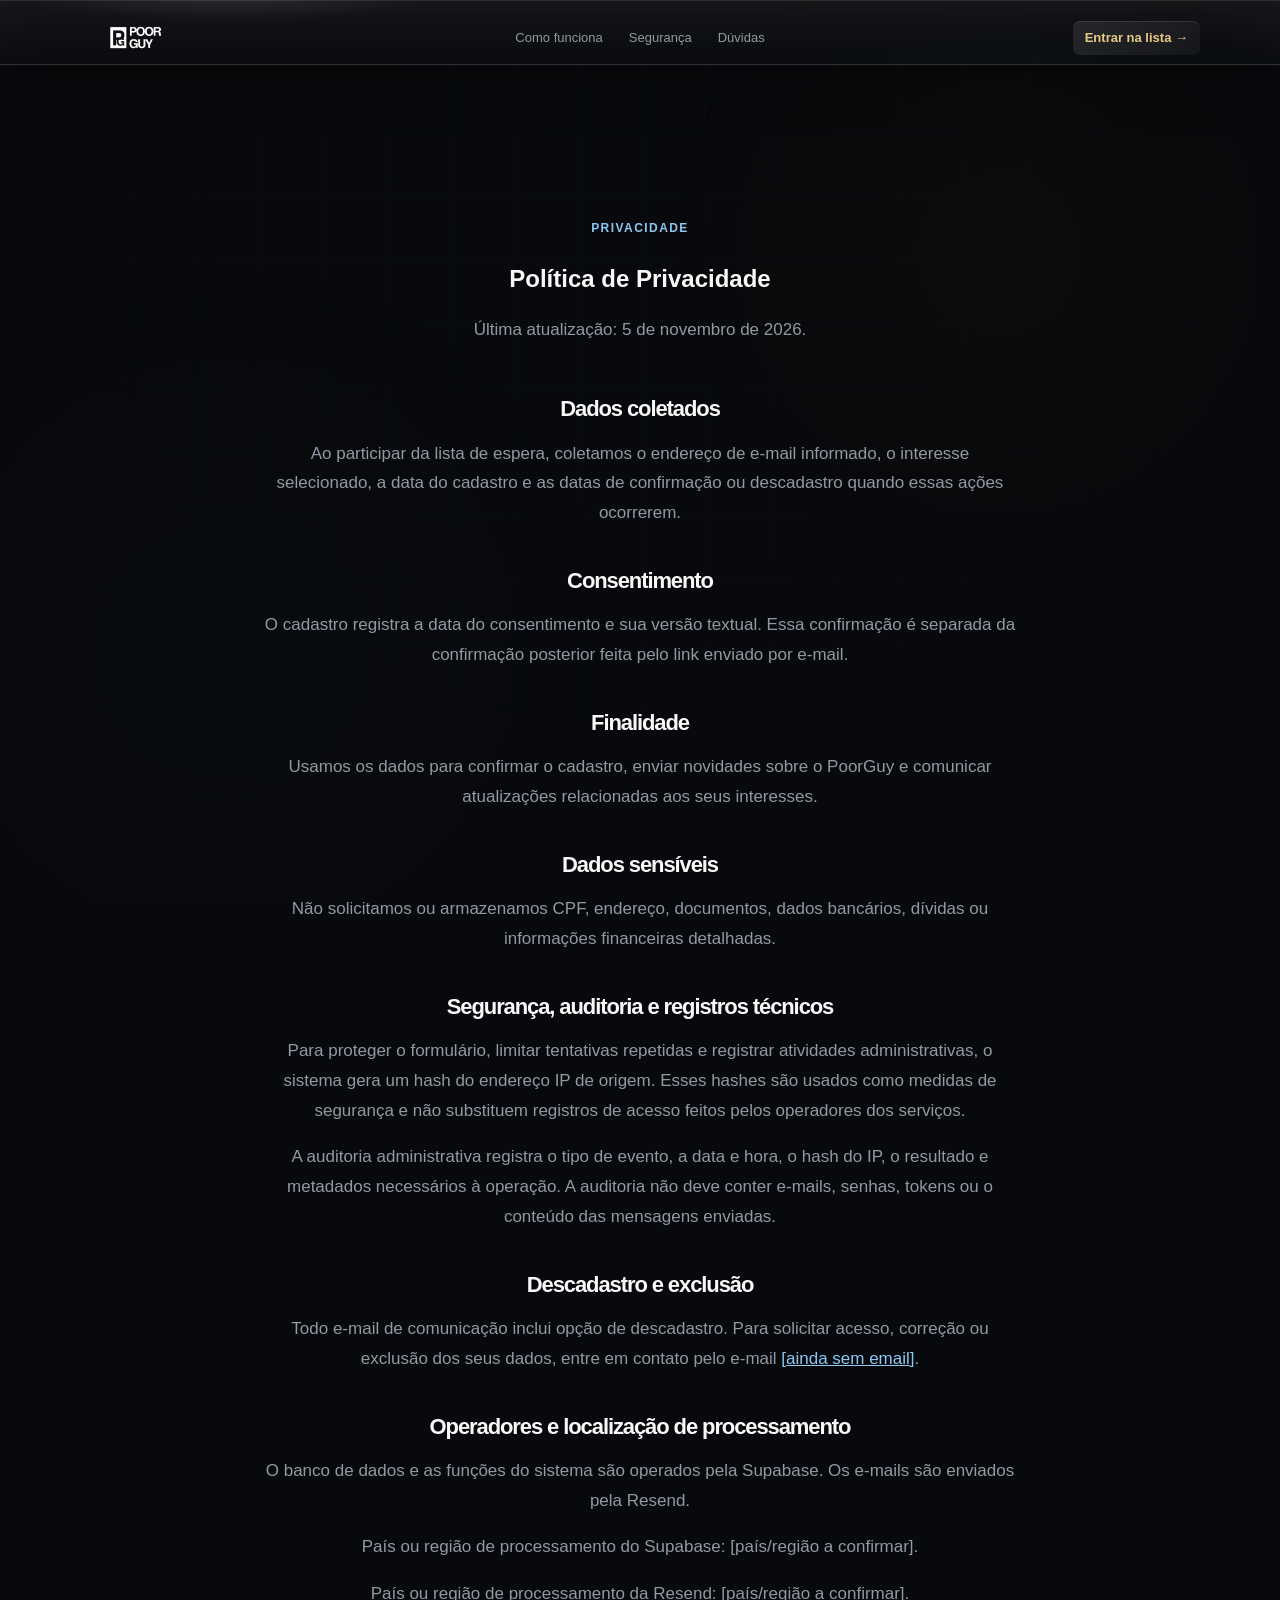
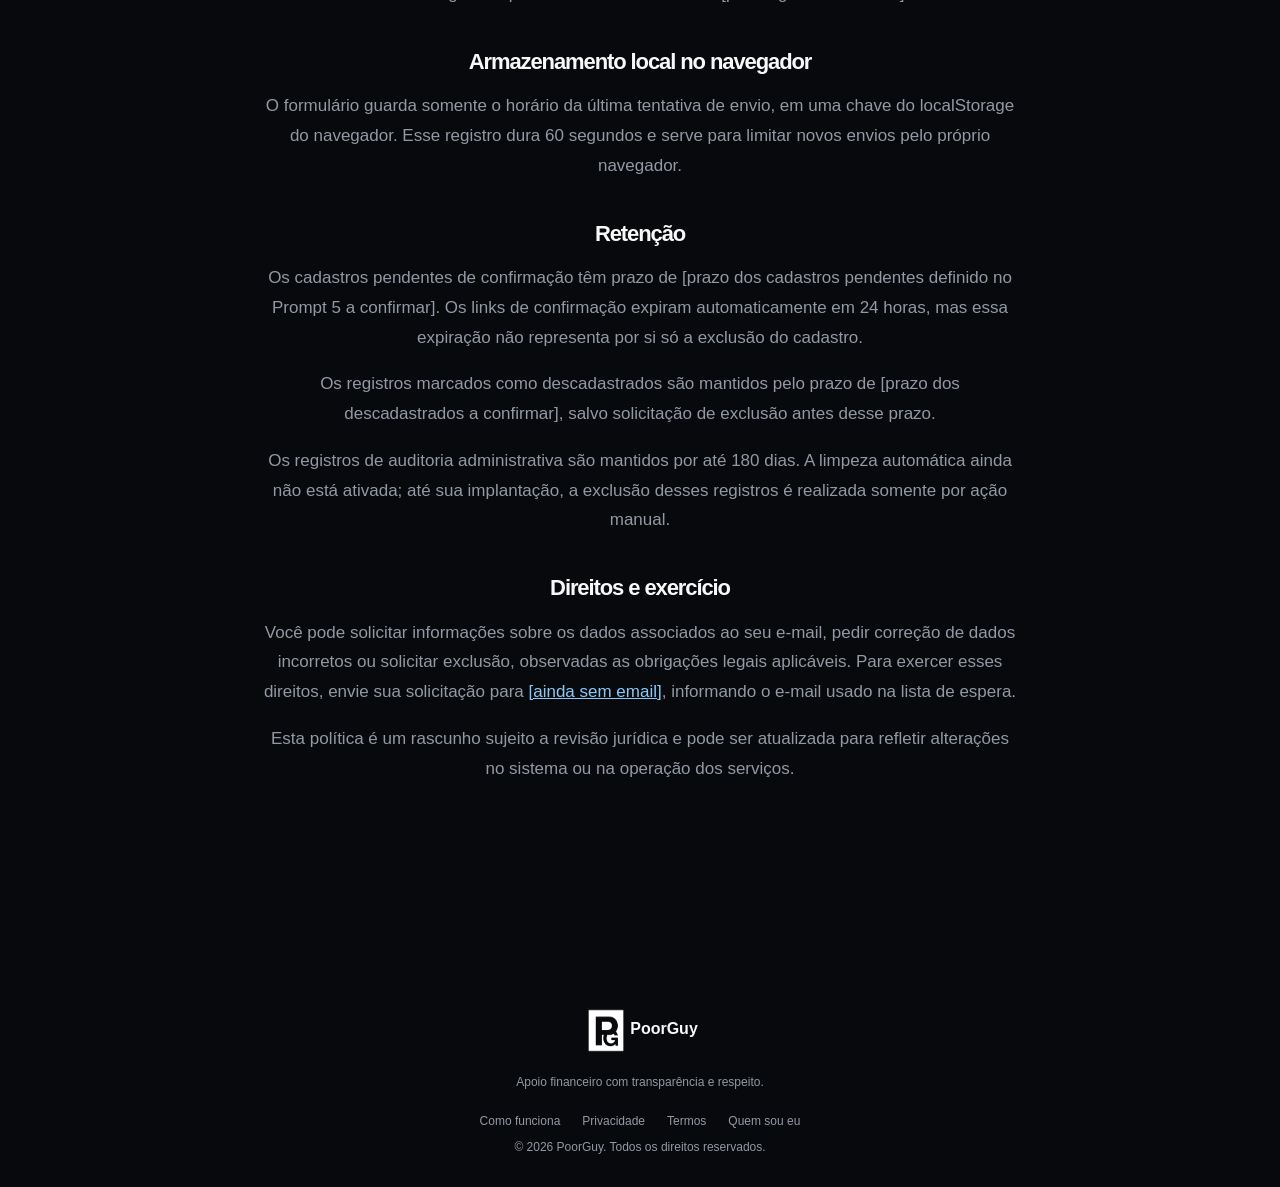
<file: pages/legal/privacidade.html>
<!DOCTYPE html>
<html lang="pt-BR">
<head>
    <meta charset="UTF-8">
    <meta name="viewport" content="width=device-width, initial-scale=1.0">
    <title>Privacidade | PoorGuy</title>
    <link rel="icon" type="image/png" href="../../assets/images/logo-white.png">
    <link rel="stylesheet" href="../../assets/css/style.css">
</head>
<body id="topo">
    <header>
        <nav class="navbar" aria-label="Navegação principal">
            <a class="brand" href="../../index.html#topo" aria-label="PoorGuy - página inicial"><img src="../../assets/images/logoname-white.png" alt=""></a>
            <div class="nav-links"><a href="../../index.html#como-funciona">Como funciona</a><a href="../../index.html#seguranca">Segurança</a><a href="../../index.html#duvidas">Dúvidas</a></div>
            <a class="nav-cta" href="../../index.html#lista-espera">Entrar na lista <span aria-hidden="true">→</span></a>
        </nav>
    </header>
    <main>
        <section class="intro-section">
            <span class="eyebrow">Privacidade</span>
            <h1>Política de Privacidade</h1>
            <p class="legal-updated">Última atualização: 5 de novembro de 2026.</p>
            <article class="legal-content">
                <h2>Dados coletados</h2>
                <p>Ao participar da lista de espera, coletamos o endereço de e-mail informado, o interesse selecionado, a data do cadastro e as datas de confirmação ou descadastro quando essas ações ocorrerem.</p>
                <h2>Consentimento</h2>
                <p>O cadastro registra a data do consentimento e sua versão textual. Essa confirmação é separada da confirmação posterior feita pelo link enviado por e-mail.</p>
                <h2>Finalidade</h2>
                <p>Usamos os dados para confirmar o cadastro, enviar novidades sobre o PoorGuy e comunicar atualizações relacionadas aos seus interesses.</p>
                <h2>Dados sensíveis</h2>
                <p>Não solicitamos ou armazenamos CPF, endereço, documentos, dados bancários, dívidas ou informações financeiras detalhadas.</p>
                <h2>Segurança, auditoria e registros técnicos</h2>
                <p>Para proteger o formulário, limitar tentativas repetidas e registrar atividades administrativas, o sistema gera um hash do endereço IP de origem. Esses hashes são usados como medidas de segurança e não substituem registros de acesso feitos pelos operadores dos serviços.</p>
                <p>A auditoria administrativa registra o tipo de evento, a data e hora, o hash do IP, o resultado e metadados necessários à operação. A auditoria não deve conter e-mails, senhas, tokens ou o conteúdo das mensagens enviadas.</p>
                <h2>Descadastro e exclusão</h2>
                <p>Todo e-mail de comunicação inclui opção de descadastro. Para solicitar acesso, correção ou exclusão dos seus dados, entre em contato pelo e-mail <a href="">[ainda sem email]</a>.</p>
                <h2>Operadores e localização de processamento</h2>
                <p>O banco de dados e as funções do sistema são operados pela Supabase. Os e-mails são enviados pela Resend.</p>
                <p>País ou região de processamento do Supabase: [país/região a confirmar].</p>
                <p>País ou região de processamento da Resend: [país/região a confirmar].</p>
                <h2>Armazenamento local no navegador</h2>
                <p>O formulário guarda somente o horário da última tentativa de envio, em uma chave do localStorage do navegador. Esse registro dura 60 segundos e serve para limitar novos envios pelo próprio navegador.</p>
                <h2>Retenção</h2>
                <p>Os cadastros pendentes de confirmação têm prazo de [prazo dos cadastros pendentes definido no Prompt 5 a confirmar]. Os links de confirmação expiram automaticamente em 24 horas, mas essa expiração não representa por si só a exclusão do cadastro.</p>
                <p>Os registros marcados como descadastrados são mantidos pelo prazo de [prazo dos descadastrados a confirmar], salvo solicitação de exclusão antes desse prazo.</p>
                <p>Os registros de auditoria administrativa são mantidos por até 180 dias. A limpeza automática ainda não está ativada; até sua implantação, a exclusão desses registros é realizada somente por ação manual.</p>
                <h2>Direitos e exercício</h2>
                <p>Você pode solicitar informações sobre os dados associados ao seu e-mail, pedir correção de dados incorretos ou solicitar exclusão, observadas as obrigações legais aplicáveis. Para exercer esses direitos, envie sua solicitação para <a href="">[ainda sem email]</a>, informando o e-mail usado na lista de espera.</p>
                <p>Esta política é um rascunho sujeito a revisão jurídica e pode ser atualizada para refletir alterações no sistema ou na operação dos serviços.</p>
            </article>
        </section>
    </main>
    <footer>
        <a class="footer-brand" href="../../index.html#topo"><img src="../../assets/images/logo-white.png" alt=""><span>PoorGuy</span></a>
        <p>Apoio financeiro com transparência e respeito.</p>
        <nav aria-label="Links do rodapé"><a href="../../index.html#como-funciona">Como funciona</a><a href="privacidade.html">Privacidade</a><a href="termos.html">Termos</a><a href="contato.html">Quem sou eu</a></nav>
        <small>© 2026 PoorGuy. Todos os direitos reservados.</small>
    </footer>
</body>
</html>
</file>
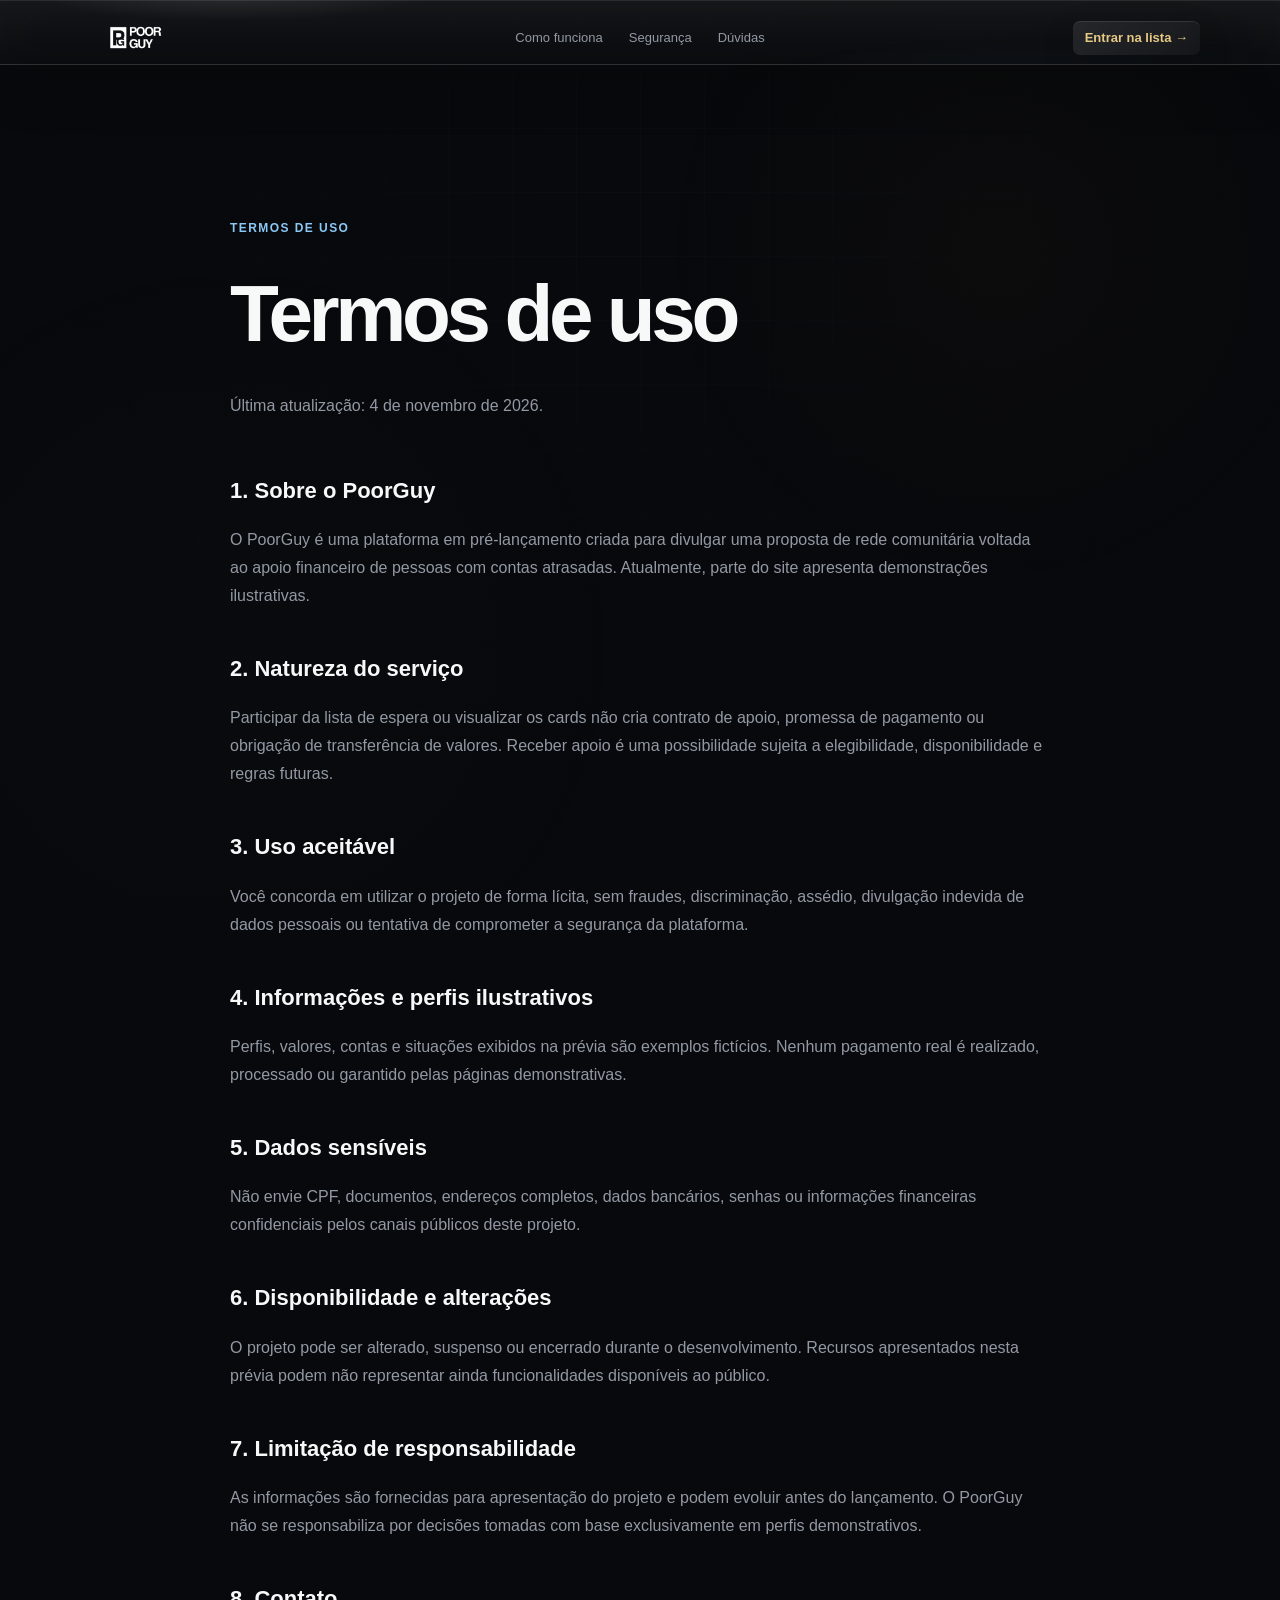
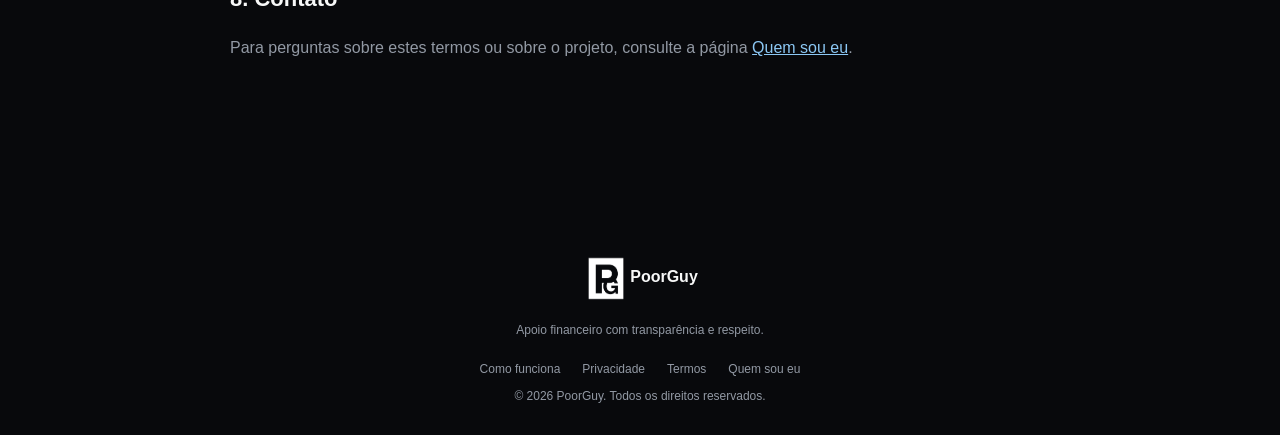
<file: pages/legal/termos.html>
<!DOCTYPE html>
<html lang="pt-BR">
<head>
    <meta charset="UTF-8">
    <meta name="viewport" content="width=device-width, initial-scale=1.0">
    <title>Termos | PoorGuy</title>
    <link rel="icon" type="image/png" href="../../assets/images/logo-white.png">
    <link rel="stylesheet" href="../../assets/css/style.css">
</head>
<body id="topo">
    <header>
        <nav class="navbar" aria-label="Navegação principal">
            <a class="brand" href="../../index.html#topo" aria-label="PoorGuy - página inicial"><img src="../../assets/images/logoname-white.png" alt=""></a>
            <div class="nav-links"><a href="../../index.html#como-funciona">Como funciona</a><a href="../../index.html#seguranca">Segurança</a><a href="../../index.html#duvidas">Dúvidas</a></div>
            <a class="nav-cta" href="../../index.html#lista-espera">Entrar na lista <span aria-hidden="true">→</span></a>
        </nav>
    </header>
    <main>
        <section class="legal-page">
            <span class="eyebrow">Termos de uso</span>
            <h1>Termos de uso</h1>
            <p class="legal-updated">Última atualização: 4 de novembro de 2026.</p>
            <article class="legal-content">
                <h2>1. Sobre o PoorGuy</h2>
                <p>O PoorGuy é uma plataforma em pré-lançamento criada para divulgar uma proposta de rede comunitária voltada ao apoio financeiro de pessoas com contas atrasadas. Atualmente, parte do site apresenta demonstrações ilustrativas.</p>

                <h2>2. Natureza do serviço</h2>
                <p>Participar da lista de espera ou visualizar os cards não cria contrato de apoio, promessa de pagamento ou obrigação de transferência de valores. Receber apoio é uma possibilidade sujeita a elegibilidade, disponibilidade e regras futuras.</p>

                <h2>3. Uso aceitável</h2>
                <p>Você concorda em utilizar o projeto de forma lícita, sem fraudes, discriminação, assédio, divulgação indevida de dados pessoais ou tentativa de comprometer a segurança da plataforma.</p>

                <h2>4. Informações e perfis ilustrativos</h2>
                <p>Perfis, valores, contas e situações exibidos na prévia são exemplos fictícios. Nenhum pagamento real é realizado, processado ou garantido pelas páginas demonstrativas.</p>

                <h2>5. Dados sensíveis</h2>
                <p>Não envie CPF, documentos, endereços completos, dados bancários, senhas ou informações financeiras confidenciais pelos canais públicos deste projeto.</p>

                <h2>6. Disponibilidade e alterações</h2>
                <p>O projeto pode ser alterado, suspenso ou encerrado durante o desenvolvimento. Recursos apresentados nesta prévia podem não representar ainda funcionalidades disponíveis ao público.</p>

                <h2>7. Limitação de responsabilidade</h2>
                <p>As informações são fornecidas para apresentação do projeto e podem evoluir antes do lançamento. O PoorGuy não se responsabiliza por decisões tomadas com base exclusivamente em perfis demonstrativos.</p>

                <h2>8. Contato</h2>
                <p>Para perguntas sobre estes termos ou sobre o projeto, consulte a página <a href="contato.html">Quem sou eu</a>.</p>
            </article>
        </section>
    </main>
    <footer>
        <a class="footer-brand" href="../../index.html#topo"><img src="../../assets/images/logo-white.png" alt=""><span>PoorGuy</span></a>
        <p>Apoio financeiro com transparência e respeito.</p>
        <nav aria-label="Links do rodapé"><a href="../../index.html#como-funciona">Como funciona</a><a href="privacidade.html">Privacidade</a><a href="termos.html">Termos</a><a href="contato.html">Quem sou eu</a></nav>
        <small>© 2026 PoorGuy. Todos os direitos reservados.</small>
    </footer>
</body>
</html>
</file>
<file: assets/css/style.css>
* { box-sizing: border-box; }

:root {
    --bg: #08090c;
    --surface: #0d0e12;
    --surface-2: #111218;
    --text: #f7f8f8;
    --muted: #9299a4;
    --blue: #5ba8e4;
    --blue-light: #8cc8f5;
    --blue-dark: #183b56;
    --green: #55a67a;
    --gold: #d8a84e;
    --border: rgba(255,255,255,.09);
}

html { scroll-behavior: smooth; scroll-padding-top: 84px; }

[id] { scroll-margin-top: 84px; }

body {
    margin: 0;
    position: relative;
    isolation: isolate;
    overflow-x: clip;
    color: var(--text);
    background: var(--bg);
    font-family: Inter, "Segoe UI", Arial, sans-serif;
    line-height: 1.55;
    -webkit-font-smoothing: antialiased;
}

body::before {
    content: "";
    position: fixed;
    inset: 0;
    z-index: -1;
    pointer-events: none;
    opacity: .52;
    background-image:
        linear-gradient(rgba(91,168,228,.055) 1px, transparent 1px),
        linear-gradient(90deg, rgba(91,168,228,.055) 1px, transparent 1px);
    background-size: 64px 64px;
    mask-image: radial-gradient(circle at 50% 20%, black 0, transparent 68%);
}

body::after {
    content: "";
    position: fixed;
    inset: 0;
    z-index: -1;
    pointer-events: none;
    background:
        radial-gradient(circle at 78% 28%, rgba(216,168,78,.025), transparent 22rem),
        radial-gradient(circle at 18% 72%, rgba(85,166,122,.02), transparent 26rem);
}

header {
    position: sticky;
    top: 0;
    z-index: 50;
    overflow: hidden;
    border-bottom: 1px solid rgba(255,255,255,.105);
    background:
        linear-gradient(180deg, rgba(255,255,255,.065), rgba(255,255,255,.018)),
        rgba(8,9,12,.58);
    box-shadow:
        inset 0 1px 0 rgba(255,255,255,.09),
        0 18px 55px rgba(0,0,0,.16);
    backdrop-filter: blur(26px) saturate(150%) contrast(108%);
    -webkit-backdrop-filter: blur(26px) saturate(150%) contrast(108%);
}

header::before {
    content: "";
    position: absolute;
    inset: 0;
    pointer-events: none;
    opacity: .7;
    background:
        radial-gradient(ellipse 320px 52px at 18% -20%, rgba(255,255,255,.16), transparent 68%),
        radial-gradient(ellipse 420px 70px at 82% 130%, rgba(91,168,228,.09), transparent 72%);
    transform: translateZ(0);
    animation: liquid-navbar-light 9s ease-in-out infinite alternate;
}

header::after {
    content: "";
    position: absolute;
    right: 0;
    bottom: -1px;
    left: 0;
    height: 1px;
    opacity: .8;
    background: linear-gradient(90deg, transparent, rgba(91,168,228,.22), rgba(216,168,78,.12), transparent);
}

@keyframes liquid-navbar-light {
    0% { transform: translate3d(-2%, 0, 0) scaleX(.96); }
    50% { transform: translate3d(2%, 1px, 0) scaleX(1.05); }
    100% { transform: translate3d(-1%, -1px, 0) scaleX(.98); }
}

.navbar {
    width: min(1120px, calc(100% - 32px));
    height: 64px;
    margin: auto;
    display: grid;
    grid-template-columns: 1fr auto 1fr;
    align-items: center;
    position: relative;
}

.brand {
    display: inline-flex;
    align-items: center;
    gap: 8px;
    justify-self: start;
    color: var(--text);
    font-weight: 750;
    text-decoration: none;
}

.brand img {
    width: 116px;
    height: 76px;
    object-fit: contain;
}
.nav-links { display: flex; gap: 4px; }
.nav-links a {
    padding: 7px 11px;
    border-radius: 7px;
    color: var(--muted);
    font-size: 13px;
    text-decoration: none;
}
.nav-links a:hover { color: var(--text); background: rgba(255,255,255,.055); }

.nav-links a,
.nav-cta,
.brand,
.footer-brand,
footer nav a {
    transition: color 180ms ease, background-color 180ms ease, transform 180ms ease, opacity 180ms ease;
}

.brand:hover,
.footer-brand:hover {
    opacity: .82;
}

footer nav a:hover {
    color: var(--text);
}

.nav-cta {
    justify-self: end;
    padding: 7px 12px;
    border-radius: 7px;
    color: #e6c985;
    background: rgba(216,168,78,.08);
    font-size: 13px;
    font-weight: 650;
    text-decoration: none;
    transition: color 180ms ease, border-color 180ms ease, background-color 180ms ease, transform 180ms ease;
}
.nav-cta,
.button-secondary,
.announcement,
.waitlist form {
    overflow: hidden;
    border-color: rgba(255,255,255,.12);
    background:
        linear-gradient(135deg, rgba(255,255,255,.09), rgba(255,255,255,.025)),
        rgba(17,18,24,.58);
    box-shadow:
        inset 0 1px 0 rgba(255,255,255,.1),
        0 12px 32px rgba(0,0,0,.18);
    backdrop-filter: blur(14px) saturate(130%);
    -webkit-backdrop-filter: blur(14px) saturate(130%);
}

.nav-cta,
.button-secondary,
.announcement {
    position: relative;
}

.nav-cta::before,
.button-secondary::before,
.announcement::before {
    content: "";
    position: absolute;
    inset: 0 auto 0 -55%;
    width: 42%;
    pointer-events: none;
    transform: skewX(-18deg);
    background: linear-gradient(90deg, transparent, rgba(255,255,255,.16), transparent);
    transition: left 550ms ease;
}

.nav-cta:hover::before,
.button-secondary:hover::before,
.announcement:hover::before {
    left: 115%;
}
.nav-cta:hover {
    color: var(--text);
    background:
        linear-gradient(135deg, rgba(216,168,78,.18), rgba(255,255,255,.05)),
        rgba(17,18,24,.68);
    transform: translateY(-1px);
}

.nav-actions {
    justify-self: end;
    display: flex;
    align-items: center;
    gap: 8px;
}
.nav-explore {
    padding: 7px 10px;
    border-radius: 7px;
    color: var(--text);
    font-size: 13px;
    font-weight: 650;
    text-decoration: none;
}
.nav-explore:hover { background: rgba(255,255,255,.055); }

.hero {
    min-height: 1120px;
    padding: 112px 16px 0;
    overflow: hidden;
    text-align: center;
    background:
        radial-gradient(ellipse 55% 28% at 50% 20%, rgba(91,168,228,.16), transparent 70%);
}

.announcement {
    margin-bottom: 36px;
    padding: 5px 5px 5px 12px;
    display: inline-flex;
    align-items: center;
    gap: 13px;
    border: 1px solid var(--border);
    border-radius: 999px;
    color: var(--muted);
    font-size: 12px;
    text-decoration: none;
    background: rgba(255,255,255,.025);
}
.announcement span { padding: 4px 9px; border-radius: 999px; color: var(--text); background: rgba(255,255,255,.065); }
.announcement b { color: var(--blue-light); }

.hero h1 {
    margin: 0 auto;
    max-width: 900px;
    font-size: clamp(3.2rem, 7.8vw, 6.7rem);
    line-height: .96;
    letter-spacing: -.062em;
}
.hero h1 span {
    color: transparent;
    background: linear-gradient(180deg, #f7f8f8 20%, #777d87 100%);
    background-clip: text;
}
.hero-subtitle {
    max-width: 660px;
    margin: 30px auto 24px;
    color: var(--muted);
    font-size: 18px;
}
.hero-actions { display: flex; justify-content: center; gap: 8px; }
.button {
    min-height: 42px;
    padding: 0 15px;
    display: inline-flex;
    align-items: center;
    gap: 8px;
    border-radius: 7px;
    font-size: 13px;
    font-weight: 650;
    text-decoration: none;
}
.button-primary { color: #17140b; background: var(--gold); box-shadow: 0 12px 35px rgba(216,168,78,.12); }
.button-secondary { border: 1px solid var(--border); color: var(--text); background: rgba(255,255,255,.035); }
.button {
    transition: transform 180ms ease, border-color 180ms ease, background-color 180ms ease, box-shadow 180ms ease;
}
.button-primary:hover {
    background: #e2b85c;
    box-shadow: 0 16px 42px rgba(216,168,78,.22);
    transform: translateY(-2px);
}
.button-secondary:hover {
    border-color: rgba(91,168,228,.42);
    background: rgba(91,168,228,.08);
    transform: translateY(-2px);
}
.hero-note { display: block; margin-top: 16px; color: #777e88; font-size: 11px; }

.product-preview {
    position: relative;
    width: min(1060px, 92vw);
    height: 620px;
    margin: 78px auto 0;
    perspective: 1400px;
}
.preview-glow {
    position: absolute;
    width: 800px;
    height: 300px;
    left: 50%;
    top: 20px;
    transform: translateX(-50%);
    border-radius: 50%;
    background: rgba(91,168,228,.16);
    filter: blur(100px);
}
.app-window {
    position: absolute;
    width: 100%;
    height: 510px;
    display: grid;
    grid-template-columns: 70px 1fr;
    border: 1px solid rgba(255,255,255,.13);
    border-radius: 18px 18px 0 0;
    overflow: hidden;
    background: #101116;
    box-shadow: 0 50px 100px rgba(0,0,0,.55);
    transform: perspective(1400px) rotateX(var(--card-rotate-x, 5deg)) rotateY(var(--card-rotate-y, 0deg)) translateY(var(--card-scroll-y, 0px));
    transform-origin: bottom;
    text-align: left;
    transform-style: preserve-3d;
    will-change: transform;
    transition: transform 180ms cubic-bezier(.22, 1, .36, 1), box-shadow 220ms ease, border-color 220ms ease;
}

.app-window::after {
    content: "";
    position: absolute;
    right: -1px;
    bottom: -16px;
    left: 16px;
    height: 16px;
    border-radius: 0 0 14px 14px;
    background: linear-gradient(180deg, rgba(91,168,228,.06), rgba(0,0,0,.18));
    transform: rotateX(-76deg) translateZ(-5px);
    transform-origin: top;
    filter: blur(.2px);
}

.app-sidebar,
.app-topbar,
.request-card,
.activity-card {
    transform-style: preserve-3d;
    transition: transform 180ms cubic-bezier(.22, 1, .36, 1);
}

.app-sidebar { transform: translateZ(18px); }
.app-topbar { transform: translateZ(26px); }
.request-card { transform: translateZ(38px); }
.activity-card { transform: translateZ(32px); }
.app-sidebar {
    padding: 13px;
    display: flex;
    flex-direction: column;
    align-items: center;
    border-right: 1px solid var(--border);
    background: #0b0c10;
}
.sidebar-brand img {
    width: 36px;
    height: 36px;
    object-fit: contain;
}
.sidebar-line { width: 28px; height: 5px; margin-top: 20px; border-radius: 5px; background: #282a32; }
.sidebar-line.short { width: 20px; align-self: flex-start; margin-left: 8px; }
.sidebar-line.active { width: 38px; margin-top: 28px; background: rgba(91,168,228,.52); }
.sidebar-spacer { flex: 1; }
.sidebar-avatar { width: 26px; height: 26px; border-radius: 50%; background: var(--blue-dark); }
.app-content { padding: 20px 28px; }
.app-topbar { height: 72px; display: flex; justify-content: space-between; align-items: flex-start; border-bottom: 1px solid var(--border); }
.app-topbar strong { display: block; font-size: 20px; }
.app-kicker, .card-label { color: var(--muted); font-size: 11px; }
.app-status { padding: 5px 9px; border: 1px solid var(--border); border-radius: 999px; color: var(--muted); font-size: 11px; }
.app-status span { width: 6px; height: 6px; display: inline-block; border-radius: 50%; background: var(--gold); }
.app-grid { height: 360px; padding-top: 22px; display: grid; grid-template-columns: 1.25fr .75fr; gap: 16px; }
.request-card, .activity-card { border: 1px solid var(--border); border-radius: 12px; background: #14151b; }
.request-card { padding: 22px; }
.request-card h2 { margin: 10px 0 0; font-size: 24px; }
.request-card p { margin: 2px 0 50px; color: var(--muted); font-size: 13px; }
.progress-track { height: 4px; overflow: hidden; border-radius: 4px; background: #292b33; }
.progress-track span { width: 67%; height: 100%; display: block; background: var(--blue); }
.progress-labels { margin-top: 9px; display: flex; justify-content: space-between; color: var(--muted); font-size: 11px; }
.progress-labels strong { color: var(--text); }
.activity-card { padding: 18px; }
.activity-item { margin-top: 18px; display: grid; grid-template-columns: 30px 1fr; align-items: center; }
.activity-item > span { width: 24px; height: 24px; display: grid; place-items: center; border-radius: 50%; color: var(--text); background: var(--green); font-size: 11px; }
.activity-item.current > span { background: var(--blue); }
.activity-item strong, .activity-item small { display: block; }
.activity-item small { margin-top: 2px; color: var(--muted); font-size: 10px; }

.tinder-preview {
    height: 610px;
    text-align: left;
}
.tinder-preview-title {
    margin: 0 0 18px;
    font-size: 20px;
    text-align: center;
}
.tinder-stack {
    position: relative;
    width: min(940px, 100%);
    height: 470px;
    margin: 0 auto;
}
.curiosity-grid {
    position: relative;
    display: grid;
    grid-template-columns: minmax(0, .92fr) minmax(0, 1.16fr) minmax(0, .92fr);
    gap: 18px;
}
.tinder-card {
    position: relative;
    overflow: hidden;
    border: 1px solid rgba(255,255,255,.12);
    border-radius: 20px;
    background: var(--surface-2);
    box-shadow: 0 32px 90px rgba(0,0,0,.5);
    transition: transform 280ms ease, box-shadow 280ms ease, border-color 280ms ease;
}
.curiosity-card {
    height: 470px;
    padding: 0;
    isolation: isolate;
    color: var(--text);
    cursor: pointer;
    perspective: 1200px;
    transform-style: preserve-3d;
    text-align: left;
}
.curiosity-grid .curiosity-card:nth-child(2) {
    z-index: 2;
    align-self: center;
    border-color: rgba(216,168,78,.58);
    box-shadow: 0 28px 70px rgba(216,168,78,.13), 0 0 0 2px rgba(216,168,78,.58);
}
.curiosity-card.is-flipped .curiosity-paid-tag {
    visibility: hidden;
    opacity: 0;
}
.curiosity-grid .curiosity-card:nth-child(2) .curiosity-paid-tag {
    position: absolute;
    top: 12px;
    right: 12px;
    z-index: 4;
    padding: 8px 13px;
    border: 1px solid rgba(255,255,255,.35);
    border-radius: 999px;
    color: #fff;
    background: var(--green);
    box-shadow: 0 5px 18px rgba(85,166,122,.34);
    font-size: 12px;
    font-weight: 900;
    letter-spacing: .08em;
    text-transform: uppercase;
}
.curiosity-card:hover,
.curiosity-card:focus-visible {
    transform: translateY(-10px);
    border-color: rgba(91,168,228,.55);
    box-shadow: 0 38px 100px rgba(0,0,0,.58);
}
.curiosity-card-inner {
    position: absolute;
    inset: 0;
    display: block;
    transform-style: preserve-3d;
    transition: transform 650ms cubic-bezier(.2,.75,.25,1);
}
.curiosity-card.is-flipped .curiosity-card-inner { transform: rotateY(180deg); }
.curiosity-card-face {
    position: absolute;
    inset: 0;
    display: block;
    overflow: hidden;
    border-radius: inherit;
    backface-visibility: hidden;
}
.curiosity-card-back {
    display: flex;
    flex-direction: column;
    justify-content: center;
    gap: 18px;
    padding: 32px;
    background:
        linear-gradient(145deg, rgba(91,168,228,.12), rgba(13,14,18,.96) 52%),
        rgba(13,14,18,.97);
    backdrop-filter: blur(18px) saturate(115%);
    -webkit-backdrop-filter: blur(18px) saturate(115%);
    transform: rotateY(180deg);
    box-shadow: inset 0 0 0 1px rgba(255,255,255,.025);
}
.curiosity-card-back strong { font-size: 25px; line-height: 1.15; }
.curiosity-card-back > span:not(.eyebrow) { color: #d5d7dc; line-height: 1.55; }
.curiosity-card-back small { color: var(--blue-light); }
.tinder-card-cover {
    display: grid;
}
.curiosity-card-front .tinder-card-cover {
    height: 235px;
    display: grid;
    place-items: center;
    background: radial-gradient(circle at 50% 35%, rgba(91,168,228,.24), transparent 52%), linear-gradient(145deg, #1c2530, #111218);
}
.tinder-avatar {
    width: 108px;
    height: 108px;
    display: grid;
    place-items: center;
    border: 1px solid rgba(255,255,255,.14);
    border-radius: 50%;
    color: var(--text);
    background: rgba(8,9,12,.5);
    font-size: 42px;
}
.tinder-card-body { position: relative; display: block; padding: 20px 22px; }
.tinder-card-body .eyebrow { display: block; font-size: 10px; }
.curiosity-name { display: block; margin: 5px 0 2px; font-size: 27px; }
.tinder-card-body small { color: var(--muted); }
.tinder-card-body p { margin: 14px 0 12px; color: #d5d7dc; font-size: 13px; line-height: 1.45; }
.tinder-amount { position: absolute; top: -16px; right: 18px; padding: 8px 12px; border-radius: 999px; color: #17140b; background: var(--gold); font-weight: 800; }
.tinder-tags { display: flex; flex-wrap: wrap; gap: 6px; }
.tinder-tags span { padding: 5px 8px; border-radius: 999px; color: var(--blue-light); background: rgba(91,168,228,.08); font-size: 10px; }
.curiosity-hint { display: block; margin-top: 20px; color: var(--blue-light); font-size: 11px; font-weight: 700; }
.tinder-wheel-hint { margin: 11px 0 0; color: var(--muted); font-size: 10px; text-align: center; }
.tinder-preview.is-complete .tinder-wheel-hint { color: var(--green); font-weight: 700; }
.tinder-preview.is-complete .tinder-stack::after {
    content: "Todos os perfis ilustrativos vistos";
    position: absolute;
    inset: 25% 0 auto;
    padding: 22px;
    border: 1px solid var(--border);
    border-radius: 16px;
    color: var(--text);
    background: rgba(13,14,18,.94);
    text-align: center;
}

.intro-section {
    max-width: 790px;
    margin: 0 auto;
    padding: 150px 16px;
    text-align: center;
}
.eyebrow { color: var(--blue-light); font-size: 12px; font-weight: 700; letter-spacing: .12em; text-transform: uppercase; }
.intro-section h2, .feature-copy h2, .story-copy h2, .section-heading h2, .security-copy h2, .faq-heading h2, .waitlist h2 {
    margin: 18px 0;
    font-size: clamp(2.5rem, 5vw, 4.5rem);
    line-height: 1.02;
    letter-spacing: -.05em;
}
.intro-section p { color: var(--muted); font-size: 17px; }

.feature-section {
    width: min(1120px, calc(100% - 32px));
    margin: auto;
    padding: 100px 0 150px;
    display: grid;
    grid-template-columns: .78fr 1.22fr;
    gap: 100px;
}
.feature-copy { position: sticky; top: 130px; align-self: start; }
.feature-copy p, .story-copy p, .security-copy p { color: var(--muted); }
.feature-copy a, .story-copy + a { color: var(--blue-light); font-size: 13px; font-weight: 650; text-decoration: none; }
.steps { display: grid; gap: 12px; }
.steps article, .benefit-grid article {
    min-height: 215px;
    padding: 28px;
    border: 1px solid var(--border);
    border-radius: 13px;
    background: linear-gradient(145deg, rgba(255,255,255,.025), transparent 50%), var(--surface);
    transition: transform 320ms cubic-bezier(.22, 1, .36, 1), border-color 220ms ease, box-shadow 220ms ease;
}
.steps article:hover {
    transform: translateY(-4px) scale(1.018);
    border-color: rgba(91,168,228,.38);
    box-shadow: 0 24px 60px rgba(0,0,0,.35);
}
.story-panel,
.process-card,
.app-window,
.faq-list details {
    transition: transform 220ms ease, border-color 220ms ease, box-shadow 220ms ease;
}
.story-panel:hover,
.process-card:hover,
.app-window:hover,
.faq-list details:hover {
    border-color: rgba(91,168,228,.32);
    box-shadow: 0 24px 60px rgba(0,0,0,.38);
}

.faq-list details[open] {
    border-color: rgba(91,168,228,.42);
}

.waitlist button {
    transition: background-color 180ms ease, transform 180ms ease, box-shadow 180ms ease;
}
.waitlist button:hover {
    background: #e2b85c;
    box-shadow: 0 12px 30px rgba(216,168,78,.18);
    transform: translateY(-2px);
}

.reveal {
    opacity: 0;
    transform: translateY(28px);
    transition:
        opacity 850ms cubic-bezier(.22, 1, .36, 1) var(--reveal-delay, 0ms),
        transform 850ms cubic-bezier(.22, 1, .36, 1) var(--reveal-delay, 0ms);
}

.reveal.is-visible {
    opacity: 1;
    transform: translateY(0);
}

.hero .product-preview.reveal { transform: translateY(50px) scale(.985); }
.hero .product-preview.reveal.is-visible { transform: translateY(0) scale(1); }

.steps article.reveal,
.benefit-grid article.reveal {
    transform: translateY(28px);
}

.steps article.reveal.is-visible,
.benefit-grid article.reveal.is-visible {
    transform: translateY(0);
}
.step-number { color: var(--blue-light); font-size: 12px; }
.steps h3, .benefit-grid h3 { margin: 54px 0 7px; font-size: 19px; }
.steps p, .benefit-grid p { margin: 0; color: var(--muted); font-size: 14px; }

.story-section {
    width: min(1120px, calc(100% - 32px));
    margin: 0 auto;
    padding: 140px 0;
    display: grid;
    grid-template-columns: 1fr 1fr;
    align-items: center;
    gap: 100px;
    border-top: 1px solid var(--border);
}
.story-panel { padding: 28px; border: 1px solid var(--border); border-radius: 15px; background: var(--surface); box-shadow: 0 30px 80px rgba(0,0,0,.35); }
.panel-header { padding-bottom: 20px; display: flex; justify-content: space-between; border-bottom: 1px solid var(--border); }
.panel-header small { color: var(--muted); }
.criteria-row { padding: 18px 0 0; display: grid; grid-template-columns: 38px 1fr; align-items: center; }
.criteria-icon { width: 28px; height: 28px; display: grid; place-items: center; border-radius: 50%; color: var(--blue-light); background: rgba(91,168,228,.1); font-size: 11px; }
.criteria-row strong, .criteria-row small { display: block; }
.criteria-row small { color: var(--muted); font-size: 11px; }

.community-section {
    width: 100%;
    padding: 140px max(16px, calc((100% - 1120px)/2));
    border-top: 1px solid var(--border);
    border-bottom: 1px solid var(--border);
    background: radial-gradient(circle at 50% 0, rgba(91,168,228,.07), transparent 35rem);
}
.section-heading { max-width: 700px; margin-bottom: 55px; }
.benefit-grid { display: grid; grid-template-columns: repeat(3, 1fr); gap: 12px; }
.benefit-symbol { color: var(--blue-light); font-size: 25px; }

.security-section {
    width: min(1120px, calc(100% - 32px));
    margin: 0 auto;
    padding: 150px 0;
    display: grid;
    grid-template-columns: 1fr 1fr;
    gap: 100px;
}
.security-section ul { padding: 0; list-style: none; }
.security-section li { padding: 22px 0; display: grid; grid-template-columns: 46px 1fr; border-bottom: 1px solid var(--border); }
.security-section li > span { color: var(--blue-light); font-size: 12px; }
.security-section li strong { font-size: 15px; }
.security-section li p { margin: 4px 0 0; color: var(--muted); font-size: 13px; }

.faq-section {
    width: min(1120px, calc(100% - 32px));
    margin: 0 auto;
    padding: 130px 0;
    display: grid;
    grid-template-columns: .75fr 1.25fr;
    gap: 80px;
    border-top: 1px solid var(--border);
}
.faq-list details { border-bottom: 1px solid var(--border); }
.faq-list summary { padding: 21px 0; display: flex; justify-content: space-between; cursor: pointer; font-weight: 650; list-style: none; }
.faq-list summary span { color: var(--blue-light); font-size: 20px; }
.faq-list details p { margin: -7px 0 22px; color: var(--muted); font-size: 14px; }

.waitlist {
    position: relative;
    margin-top: 40px;
    padding: 120px 16px;
    overflow: hidden;
    border-top: 1px solid var(--border);
    text-align: center;
    background: var(--surface);
}
.waitlist-glow { position: absolute; width: 600px; height: 250px; left: 50%; top: -180px; transform: translateX(-50%); border-radius: 50%; background: rgba(91,168,228,.18); filter: blur(80px); }
.waitlist h2 { max-width: 760px; margin-left: auto; margin-right: auto; }
.waitlist p { max-width: 620px; margin: 0 auto 28px; color: var(--muted); }
.waitlist form {
    position: relative;
    width: min(660px, 100%);
    margin: auto;
    padding: 22px;
    border: 1px solid rgba(255,255,255,.09);
    border-radius: 18px;
    background: rgba(13,14,18,.82);
    box-shadow: 0 28px 80px rgba(0,0,0,.32);
    backdrop-filter: blur(18px);
    text-align: left;
}
.waitlist-fields { position: relative; display: grid; grid-template-columns: 1fr auto; gap: 8px; }
.waitlist-fields label { grid-column: 1 / -1; color: var(--text); font-size: 12px; font-weight: 700; }
.waitlist-fields input { min-width: 0; min-height: 52px; padding: 0 16px; border: 1px solid var(--border); border-radius: 10px; outline: 0; color: var(--text); background: rgba(255,255,255,.035); }
.waitlist-fields input::placeholder { color: #747c87; }
.waitlist-fields input:focus-visible { border-color: var(--blue-light); outline: 2px solid rgba(91,168,228,.22); outline-offset: 2px; }
.waitlist button { min-height: 52px; padding: 0 18px; border: 0; border-radius: 10px; color: #17140b; background: var(--gold); cursor: pointer; font-weight: 800; white-space: nowrap; }
.waitlist button:disabled { cursor: not-allowed; opacity: .65; }
.waitlist-interest { margin: 18px 0 0; padding: 0; border: 0; }
.waitlist-interest legend { margin-bottom: 10px; color: var(--text); font-size: 12px; font-weight: 700; }
.waitlist-interest-options { display: grid; grid-template-columns: 1fr 1fr; gap: 10px; }
.waitlist-interest-options label {
    position: relative;
    min-height: 82px;
    padding: 16px 16px 16px 50px;
    overflow: hidden;
    border: 1px solid var(--border);
    border-radius: 13px;
    color: var(--text);
    background: linear-gradient(145deg, rgba(255,255,255,.035), rgba(255,255,255,.012));
    cursor: pointer;
    transition: border-color 220ms ease, background 220ms ease, transform 220ms ease, box-shadow 220ms ease;
}
.waitlist-interest-options label::after {
    content: "";
    position: absolute;
    width: 100px;
    height: 100px;
    right: -85px;
    bottom: -75px;
    border-radius: 50%;
    background: rgba(91,168,228,.12);
    transition: transform 260ms ease, background 260ms ease;
}
.waitlist-interest-options label:hover {
    transform: translateY(-4px);
    border-color: rgba(91,168,228,.58);
    box-shadow: 0 14px 34px rgba(0,0,0,.22);
}
.waitlist-interest-options label:hover::after { transform: scale(1.65); background: rgba(91,168,228,.18); }
.waitlist-interest-options label:has(input:checked) {
    border-color: var(--blue-light);
    background: linear-gradient(145deg, rgba(91,168,228,.16), rgba(91,168,228,.055));
    box-shadow: 0 0 0 1px rgba(91,168,228,.12), 0 12px 34px rgba(91,168,228,.08);
}
.waitlist-interest-options label:has(input:focus-visible) { outline: 3px solid rgba(91,168,228,.5); outline-offset: 3px; }
.waitlist-interest-options input { position: absolute; width: 18px; height: 18px; top: 19px; left: 18px; margin: 0; accent-color: var(--gold); }
.waitlist-interest-options strong, .waitlist-interest-options small { display: block; }
.waitlist-interest-options strong { font-size: 13px; }
.waitlist-interest-options small { margin-top: 5px; color: var(--muted); font-size: 11px; line-height: 1.35; }
.waitlist-consent { margin-top: 18px; padding-top: 16px; display: flex; align-items: flex-start; gap: 10px; border-top: 1px solid var(--border); color: var(--muted); font-size: 12px; text-align: left; line-height: 1.5; }
.waitlist-consent input { margin-top: 3px; accent-color: var(--gold); }
.waitlist-consent a { color: var(--blue-light); }
.waitlist-honeypot { position: absolute; left: -9999px; width: 1px; height: 1px; overflow: hidden; }
.waitlist-status { min-height: 20px; margin: 14px 0 0; color: var(--muted); font-size: 13px; text-align: center; }
.waitlist-status[data-state="error"] { color: #f29a9a; }
.waitlist-status[data-state="success"] { color: var(--green); }

footer { padding: 55px 16px 30px; display: grid; justify-items: center; gap: 8px; text-align: center; }
.footer-brand { display: inline-flex; align-items: center; color: var(--text); font-weight: 750; text-decoration: none; }
.footer-brand img {
    width: 48px;
    height: 48px;
    object-fit: contain;
}
footer p, footer small, footer nav a { color: var(--muted); font-size: 12px; }
footer nav { display: flex; gap: 22px; }
footer nav a { text-decoration: none; }
.legal-page {
    width: min(820px, calc(100% - 32px));
    margin: 0 auto;
    padding: 150px 0 120px;
}
.legal-page h1 { margin: 12px 0 18px; font-size: clamp(3rem, 7vw, 5rem); letter-spacing: -.055em; }
.legal-updated { color: var(--muted); }
.legal-content { margin-top: 55px; }
.legal-content h2 { margin-top: 42px; font-size: 22px; }
.legal-content p { color: var(--muted); line-height: 1.75; }
.legal-content a { color: var(--blue-light); }
.creator-card {
    padding: 42px;
    display: grid;
    grid-template-columns: 190px 1fr;
    align-items: center;
    gap: 42px;
    border: 1px solid var(--border);
    border-radius: 22px;
    background: rgba(13,14,18,.82);
    box-shadow: 0 35px 90px rgba(0,0,0,.38);
}
.creator-avatar { width: 190px; height: 190px; border-radius: 50%; object-fit: cover; border: 1px solid rgba(255,255,255,.12); }
.creator-card h1 { margin-top: 14px; font-size: clamp(2.2rem, 5vw, 4rem); }
.creator-role { width: fit-content; margin-top: 4px; padding: 6px 10px; display: inline-block; border: 1px solid rgba(91,168,228,.32); border-radius: 999px; color: var(--blue-light); background: rgba(91,168,228,.08); font-size: 12px; font-weight: 800; letter-spacing: .04em; text-transform: uppercase; }
.creator-card p { color: var(--muted); line-height: 1.65; }
.creator-github { margin-top: 8px; min-height: 48px; padding: 0 18px; display: inline-flex; align-items: center; gap: 10px; border-radius: 10px; color: #17140b; background: var(--gold); font-weight: 800; text-decoration: none; }
.creator-github:hover { transform: translateY(-2px); }
.sr-only { position: absolute; width: 1px; height: 1px; overflow: hidden; clip: rect(0,0,0,0); }

@media (max-width: 800px) {
    .navbar { grid-template-columns: 1fr auto; }
    .nav-links { display: none; }
    .navbar { width: min(1120px, calc(100% - 24px)); }
    .brand img { width: 104px; height: 68px; }
    .nav-cta { min-height: 40px; display: inline-flex; align-items: center; }
    .hero { min-height: 930px; padding-top: 70px; }
    .hero h1 { font-size: clamp(3rem, 14vw, 5rem); }
    .product-preview { height: 500px; margin-top: 60px; }
    .app-window { height: 440px; }
    .app-grid { grid-template-columns: 1fr; }
    .activity-card { display: none; }
    .feature-section, .story-section, .security-section, .faq-section { grid-template-columns: 1fr; gap: 55px; }
    .feature-copy { position: static; }
    .benefit-grid { grid-template-columns: 1fr; }
    .intro-section { padding-top: 110px; padding-bottom: 110px; }
    .community-section { padding-top: 110px; padding-bottom: 110px; }
    .waitlist { padding-top: 95px; padding-bottom: 95px; }
    footer { gap: 14px; }
    .tinder-preview { height: 620px; }
}

@media (max-width: 520px) {
    .brand span { display: none; }
    .brand img { width: 92px; height: 62px; }
    .announcement { font-size: 10px; }
    .nav-cta { padding-inline: 10px; font-size: 12px; }
    .hero { min-height: 760px; padding-top: 52px; }
    .hero h1 { font-size: 3.15rem; }
    .hero-subtitle { font-size: 16px; }
    .hero-actions { flex-direction: column; }
    .hero-actions { width: min(340px, 100%); margin-inline: auto; }
    .button { min-height: 48px; justify-content: center; }
    .product-preview,
    .hero .product-preview.reveal,
    .hero .product-preview.reveal.is-visible {
        width: 680px;
        height: 330px;
        margin-left: 50%;
        transform: translateX(-50%) scale(.66);
        transform-origin: top center;
    }
    .hero .product-preview.reveal.is-visible { opacity: 1; }
    .app-window { height: 440px; }
    .tinder-preview,
    .hero .tinder-preview.reveal,
    .hero .tinder-preview.reveal.is-visible {
        width: min(390px, calc(100vw - 24px));
        height: auto;
        margin-left: auto;
        transform: none;
    }
    .curiosity-grid { grid-template-columns: 1fr; height: auto; gap: 22px; }
    .curiosity-card { height: 430px; }
    .curiosity-grid .curiosity-card:nth-child(2) {
        z-index: 2;
        align-self: center;
        border-color: rgba(216,168,78,.58);
        box-shadow: 0 28px 70px rgba(216,168,78,.13), 0 0 0 2px rgba(216,168,78,.58);
    }
    .curiosity-grid .curiosity-card:nth-child(2) .curiosity-paid-tag {
        position: absolute;
        top: 12px;
        right: 12px;
        z-index: 4;
        padding: 8px 13px;
        border: 1px solid rgba(255,255,255,.35);
        border-radius: 999px;
        color: #fff;
        background: var(--green);
        box-shadow: 0 5px 18px rgba(85,166,122,.34);
        font-size: 12px;
        font-weight: 900;
        letter-spacing: .08em;
        text-transform: uppercase;
    }
    .curiosity-card-front .tinder-card-cover { height: 220px; }
    .intro-section { padding: 100px 16px; }
    .intro-section h2, .feature-copy h2, .story-copy h2, .section-heading h2, .security-copy h2, .faq-heading h2, .waitlist h2 { font-size: 2.55rem; }
    .feature-section, .story-section, .security-section, .faq-section { padding: 90px 0; }
    .feature-section, .story-section, .security-section, .faq-section { gap: 40px; }
    .steps article { min-height: 190px; }
    .panel-header { flex-direction: column; }
    .waitlist form { padding: 18px; }
    .waitlist-fields { grid-template-columns: 1fr; }
    .waitlist-fields label { grid-column: 1; }
    .waitlist-fields button { width: 100%; }
    .waitlist-interest-options { grid-template-columns: 1fr; }
    .waitlist input { min-height: 48px; text-align: center; }
    .waitlist button { min-height: 48px; }
    .faq-list summary { gap: 16px; line-height: 1.35; }
    footer nav { flex-wrap: wrap; justify-content: center; gap: 12px 18px; }
    .creator-card { grid-template-columns: 1fr; justify-items: center; padding: 28px; text-align: center; }
}

@media (max-width: 380px) {
    .hero { min-height: 720px; }
    .hero h1 { font-size: 2.65rem; }
    .nav-cta span { display: none; }
    .announcement { gap: 8px; }
    .announcement span { display: none; }
    .product-preview,
    .hero .product-preview.reveal,
    .hero .product-preview.reveal.is-visible {
        transform: translateX(-50%) scale(.58);
    }
}

@media (hover: none) {
    .steps article:hover,
    .benefit-grid article:hover {
        transform: none;
        box-shadow: none;
    }

    .nav-cta:hover::before,
    .button-secondary:hover::before,
    .announcement:hover::before {
        left: -55%;
    }
}

@media (prefers-reduced-motion: reduce) {
    html { scroll-behavior: auto; }

    .reveal {
        opacity: 1;
        transform: none;
        transition: none;
    }

    .hero .product-preview.reveal,
    .hero .product-preview.reveal.is-visible {
        transform: none;
    }

    header::before {
        animation: none;
    }
}
</file>
<file: assets/css/social.css>
:root {
    --bg: #08090c;
    --surface: #0d0e12;
    --surface-2: #12141a;
    --text: #f7f8f8;
    --muted: #9299a4;
    --blue: #5ba8e4;
    --blue-light: #8cc8f5;
    --gold: #d8a84e;
    --border: rgba(255,255,255,.09);
}

* { box-sizing: border-box; }
html { scroll-behavior: smooth; }
body {
    min-height: 100vh;
    margin: 0;
    display: grid;
    grid-template-columns: 240px minmax(0, 1fr);
    color: var(--text);
    background:
        radial-gradient(circle at 72% 18%, rgba(91,168,228,.09), transparent 28rem),
        linear-gradient(rgba(91,168,228,.025) 1px, transparent 1px),
        linear-gradient(90deg, rgba(91,168,228,.025) 1px, transparent 1px),
        var(--bg);
    background-size: auto, 64px 64px, 64px 64px, auto;
    font-family: Inter, "Segoe UI", Arial, sans-serif;
}

.social-sidebar {
    position: sticky;
    top: 0;
    height: 100vh;
    padding: 24px 18px;
    display: flex;
    flex-direction: column;
    border-right: 1px solid var(--border);
    background: rgba(13,14,18,.88);
    backdrop-filter: blur(18px);
}
.social-brand img { width: 130px; height: 70px; object-fit: contain; }
.social-nav { margin-top: 34px; display: grid; gap: 6px; }
.social-nav a, .settings-button {
    min-height: 46px;
    padding: 0 14px;
    display: flex;
    align-items: center;
    gap: 12px;
    border: 0;
    border-radius: 10px;
    color: var(--muted);
    background: transparent;
    font: inherit;
    font-weight: 750;
    text-decoration: none;
}
.social-nav a.active, .social-nav a:hover, .settings-button:hover { color: var(--text); background: rgba(255,255,255,.06); }
.social-nav span, .settings-button span { width: 20px; color: var(--blue-light); font-size: 19px; text-align: center; }
.sidebar-bottom { margin-top: auto; display: grid; gap: 8px; }
.settings-button { width: 100%; cursor: pointer; }
.settings-panel[hidden] { display: none; }
.settings-panel {
    margin-bottom: 8px;
    padding: 14px;
    display: grid;
    gap: 10px;
    border: 1px solid var(--border);
    border-radius: 12px;
    background: var(--surface-2);
}
.settings-panel label { display: flex; gap: 8px; color: var(--muted); font-size: 12px; }
.settings-panel small { color: var(--muted); line-height: 1.45; }
.sidebar-login, .mobile-login {
    min-height: 43px;
    border: 0;
    border-radius: 9px;
    color: #17140b;
    background: var(--gold);
    cursor: pointer;
    font-weight: 850;
}

.social-main { min-width: 0; padding: 52px clamp(24px, 7vw, 90px) 80px; }
.social-header { max-width: 820px; margin: 0 auto 28px; display: flex; align-items: end; justify-content: space-between; gap: 20px; }
.eyebrow { color: var(--blue-light); font-size: 12px; font-weight: 800; letter-spacing: .12em; text-transform: uppercase; }
.social-header h1 { margin: 8px 0 0; font-size: clamp(38px, 7vw, 72px); line-height: .95; letter-spacing: -.055em; }
.mobile-login { width: auto; padding: 0 18px; display: none; }

.feed { max-width: 820px; margin: 0 auto; display: grid; grid-template-columns: repeat(2, minmax(0, 1fr)); gap: 16px; }
.request-card {
    min-height: 430px;
    overflow: hidden;
    border: 1px solid var(--border);
    border-radius: 20px;
    background: var(--surface-2);
    box-shadow: 0 24px 70px rgba(0,0,0,.32);
}
.request-card:first-child { grid-column: 1 / -1; min-height: 370px; display: grid; grid-template-columns: minmax(260px, .9fr) 1.1fr; }
.request-cover {
    min-height: 230px;
    display: grid;
    place-items: center;
    background: linear-gradient(145deg, rgba(91,168,228,.28), rgba(216,168,78,.12));
}
.request-card:first-child .request-cover { min-height: 370px; }
.request-cover span { width: 76px; height: 76px; display: grid; place-items: center; border: 1px solid rgba(255,255,255,.2); border-radius: 50%; font-size: 34px; font-weight: 850; background: rgba(8,9,12,.58); }
.cover-internet { background: linear-gradient(145deg, rgba(85,166,122,.28), rgba(91,168,228,.12)); }
.cover-health { background: linear-gradient(145deg, rgba(216,168,78,.3), rgba(216,168,78,.08)); }
.request-content { padding: 22px; display: flex; flex-direction: column; }
.request-card:first-child .request-content { justify-content: center; padding: 36px; }
.request-meta { display: flex; justify-content: space-between; gap: 12px; color: var(--muted); font-size: 12px; }
.request-category { color: var(--blue-light); font-weight: 800; }
.request-content h2 { margin: 18px 0 10px; font-size: 30px; }
.request-content p { margin: 0; color: var(--muted); line-height: 1.65; }
.request-footer { margin-top: auto; padding-top: 24px; display: flex; align-items: end; justify-content: space-between; gap: 12px; }
.request-footer strong { font-size: 24px; }
.request-footer span { color: var(--muted); font-size: 12px; }

.login-overlay[hidden] { display: none; }
.login-overlay {
    position: fixed;
    inset: 0;
    z-index: 100;
    padding: 20px;
    display: grid;
    place-items: center;
    background: rgba(3,4,7,.78);
    backdrop-filter: blur(16px);
}
.login-dialog {
    position: relative;
    width: min(440px, 100%);
    max-height: calc(100vh - 40px);
    overflow-y: auto;
    padding: 28px;
    border: 1px solid var(--border);
    border-radius: 18px;
    background: var(--surface);
    box-shadow: 0 30px 100px rgba(0,0,0,.65);
}
.login-close { position: absolute; top: 14px; right: 14px; width: 34px; height: 34px; border: 0; border-radius: 50%; color: var(--muted); background: rgba(255,255,255,.06); cursor: pointer; font-size: 20px; }
.login-dialog h2 { margin: 10px 0 6px; font-size: 32px; }
.login-dialog > p { margin: 0; color: var(--muted); }
.login-providers { margin-top: 22px; display: grid; grid-template-columns: 1fr 1fr; gap: 8px; }
.login-providers button, .login-form button {
    min-height: 46px;
    border: 1px solid var(--border);
    border-radius: 9px;
    color: var(--text);
    background: rgba(255,255,255,.04);
    cursor: pointer;
    font-weight: 800;
}
.login-divider { margin: 18px 0; display: flex; align-items: center; gap: 12px; color: var(--muted); font-size: 12px; }
.login-divider::before, .login-divider::after { content: ""; height: 1px; flex: 1; background: var(--border); }
.login-form { display: grid; gap: 10px; }
.login-form label { display: grid; gap: 6px; color: var(--muted); font-size: 12px; }
.login-form input { min-height: 46px; padding: 0 13px; border: 1px solid var(--border); border-radius: 9px; outline: 0; color: var(--text); background: var(--bg); }
.login-form input:focus { border-color: rgba(91,168,228,.55); }
.login-form button { margin-top: 4px; border: 0; color: #17140b; background: var(--gold); }
.login-status { min-height: 18px; margin: 0; color: var(--muted); font-size: 12px; }

@media (max-width: 820px) {
    body { display: block; }
    .social-sidebar {
        position: fixed;
        top: auto;
        bottom: 0;
        z-index: 20;
        width: 100%;
        height: 64px;
        padding: 7px 12px;
        border-top: 1px solid var(--border);
        border-right: 0;
        flex-direction: row;
    }
    .social-brand, .sidebar-bottom { display: none; }
    .settings-panel { display: none; }
    .social-nav { width: 100%; margin: 0; grid-template-columns: 1fr 1fr; }
    .social-nav a { justify-content: center; }
    .social-main { padding: 32px 16px 96px; }
    .mobile-login { display: block; }
    .feed { grid-template-columns: 1fr; }
    .request-card:first-child { grid-column: auto; min-height: 430px; display: block; }
    .request-card:first-child .request-cover { min-height: 230px; }
    .request-card:first-child .request-content { padding: 22px; }
}

@media (max-width: 480px) {
    .login-overlay { align-items: end; padding: 0; }
    .login-dialog { max-height: 92vh; border-radius: 18px 18px 0 0; }
    .login-providers { grid-template-columns: 1fr; }
}
</file>
<file: assets/css/waitlist-admin.css>
.waitlist-admin { width: min(1120px, calc(100% - 32px)); min-height: 100vh; margin: 0 auto; padding: 48px 0 72px; }
.waitlist-admin::before { position: fixed; inset: 0; z-index: -1; content: ""; background: radial-gradient(circle at 50% 0, rgba(91,168,228,.09), transparent 42%), var(--bg); }
.admin-brand { display: flex; align-items: center; gap: 16px; margin-bottom: 28px; }
.admin-brand-logo { width: 48px; height: 48px; object-fit: contain; }
.admin-brand h1 { margin: 4px 0 0; }
.admin-card { border: 1px solid var(--border); border-radius: 18px; background: linear-gradient(145deg, rgba(17,18,24,.98), rgba(13,14,18,.98)); box-shadow: 0 24px 80px rgba(0,0,0,.28); }
.admin-login-heading { margin-bottom: 8px; }
.admin-login-heading h2 { margin: 5px 0 8px; font-size: 28px; }
.admin-login-heading p { margin: 0; color: var(--muted); line-height: 1.6; }
.admin-login, .admin-campaign { max-width: 520px; padding: 22px; border: 1px solid var(--border); border-radius: 16px; background: var(--surface); }
.admin-login { width: min(100%, 460px); margin: 72px auto 0; display: grid; gap: 12px; }
.admin-login label, .admin-campaign label { font-size: 13px; font-weight: 700; }
.admin-login input, .admin-campaign input, .admin-campaign textarea {
    width: 100%;
    padding: 12px;
    border: 1px solid var(--border);
    border-radius: 8px;
    color: var(--text);
    background: rgba(255,255,255,.035);
    font: inherit;
}
.admin-login button, .admin-actions button, .admin-campaign button, .admin-table-wrap button {
    min-height: 42px;
    padding: 0 14px;
    border: 0;
    border-radius: 8px;
    color: #17140b;
    background: var(--gold);
    cursor: pointer;
    font-weight: 800;
}
.admin-login-status, .admin-campaign-status { min-height: 20px; color: var(--muted); font-size: 13px; }
.admin-actions { margin-bottom: 16px; display: flex; gap: 10px; }
.admin-live-state { margin-right: auto; align-self: center; color: var(--muted); font-size: 13px; }
.admin-live-state span { display: inline-block; width: 8px; height: 8px; margin-right: 7px; border-radius: 50%; background: var(--green); box-shadow: 0 0 12px var(--green); }
.admin-button-secondary { background: transparent !important; color: var(--text) !important; border: 1px solid var(--border) !important; }
.admin-button-danger { background: rgba(190,70,70,.14) !important; color: #ffb7b7 !important; border: 1px solid rgba(190,70,70,.35) !important; }
.admin-stats { display: grid; grid-template-columns: repeat(3, minmax(0, 1fr)); gap: 12px; margin-bottom: 16px; padding: 18px; border-left: 3px solid var(--gold); border-radius: 12px; background: var(--surface); color: var(--text); line-height: 1.7; }
.admin-filters { display: grid; grid-template-columns: 2fr 1fr 1fr auto; align-items: end; gap: 12px; margin-bottom: 16px; padding: 16px; border-radius: 12px; background: var(--surface); }
.admin-filters label { display: grid; gap: 7px; color: var(--muted); font-size: 13px; }
.admin-filters select, .admin-filters input { min-height: 42px; padding: 0 12px; border: 1px solid var(--border); border-radius: 8px; color: var(--text); background: var(--surface-2); font: inherit; }
.admin-table-wrap { margin-bottom: 28px; overflow-x: auto; }
.admin-table-empty { padding: 28px; text-align: center; color: var(--muted); }
.admin-table-wrap table { width: 100%; border-collapse: collapse; }
.admin-table-wrap th, .admin-table-wrap td { padding: 12px; border-bottom: 1px solid var(--border); text-align: left; font-size: 13px; }
.admin-campaign { max-width: 760px; display: grid; gap: 12px; }
.admin-tabs { margin-bottom: 16px; display: flex; gap: 8px; }
.admin-tabs button { min-height: 38px; padding: 0 14px; border: 1px solid var(--border); border-radius: 8px; background: transparent; color: var(--text); cursor: pointer; }
.admin-events-wrap { overflow-x: auto; border: 1px solid var(--border); border-radius: 12px; }
.admin-events-wrap table { width: 100%; border-collapse: collapse; }
.admin-events-wrap th, .admin-events-wrap td { padding: 12px; border-bottom: 1px solid var(--border); text-align: left; font-size: 13px; }
@media (max-width: 760px) {
    .waitlist-admin { width: min(100% - 24px, 1120px); padding-top: 28px; }
    .admin-login { margin-top: 32px; }
    .admin-actions { flex-wrap: wrap; }
    .admin-live-state { width: 100%; }
    .admin-actions button { flex: 1 1 140px; }
    .admin-filters { grid-template-columns: 1fr; }
    .admin-stats { grid-template-columns: 1fr 1fr; }
    .admin-tabs { overflow-x: auto; }
}
</file>
